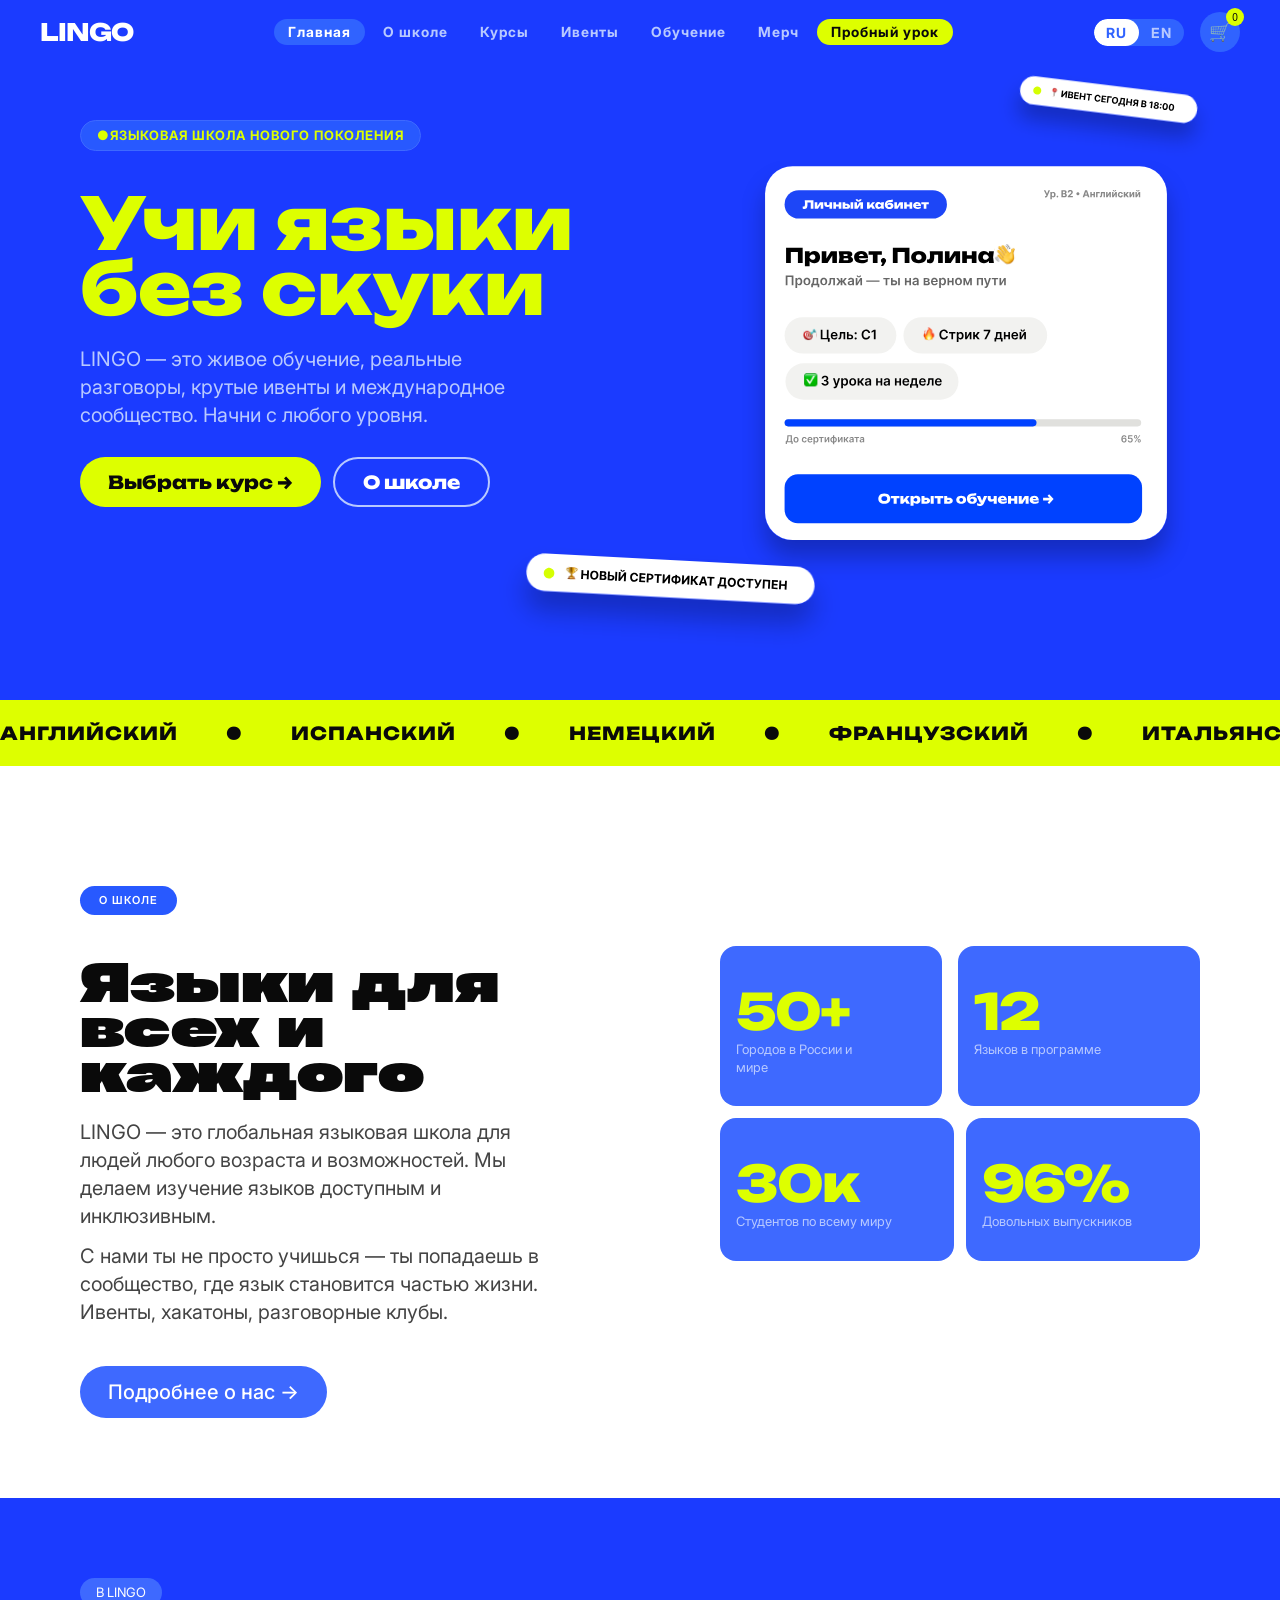
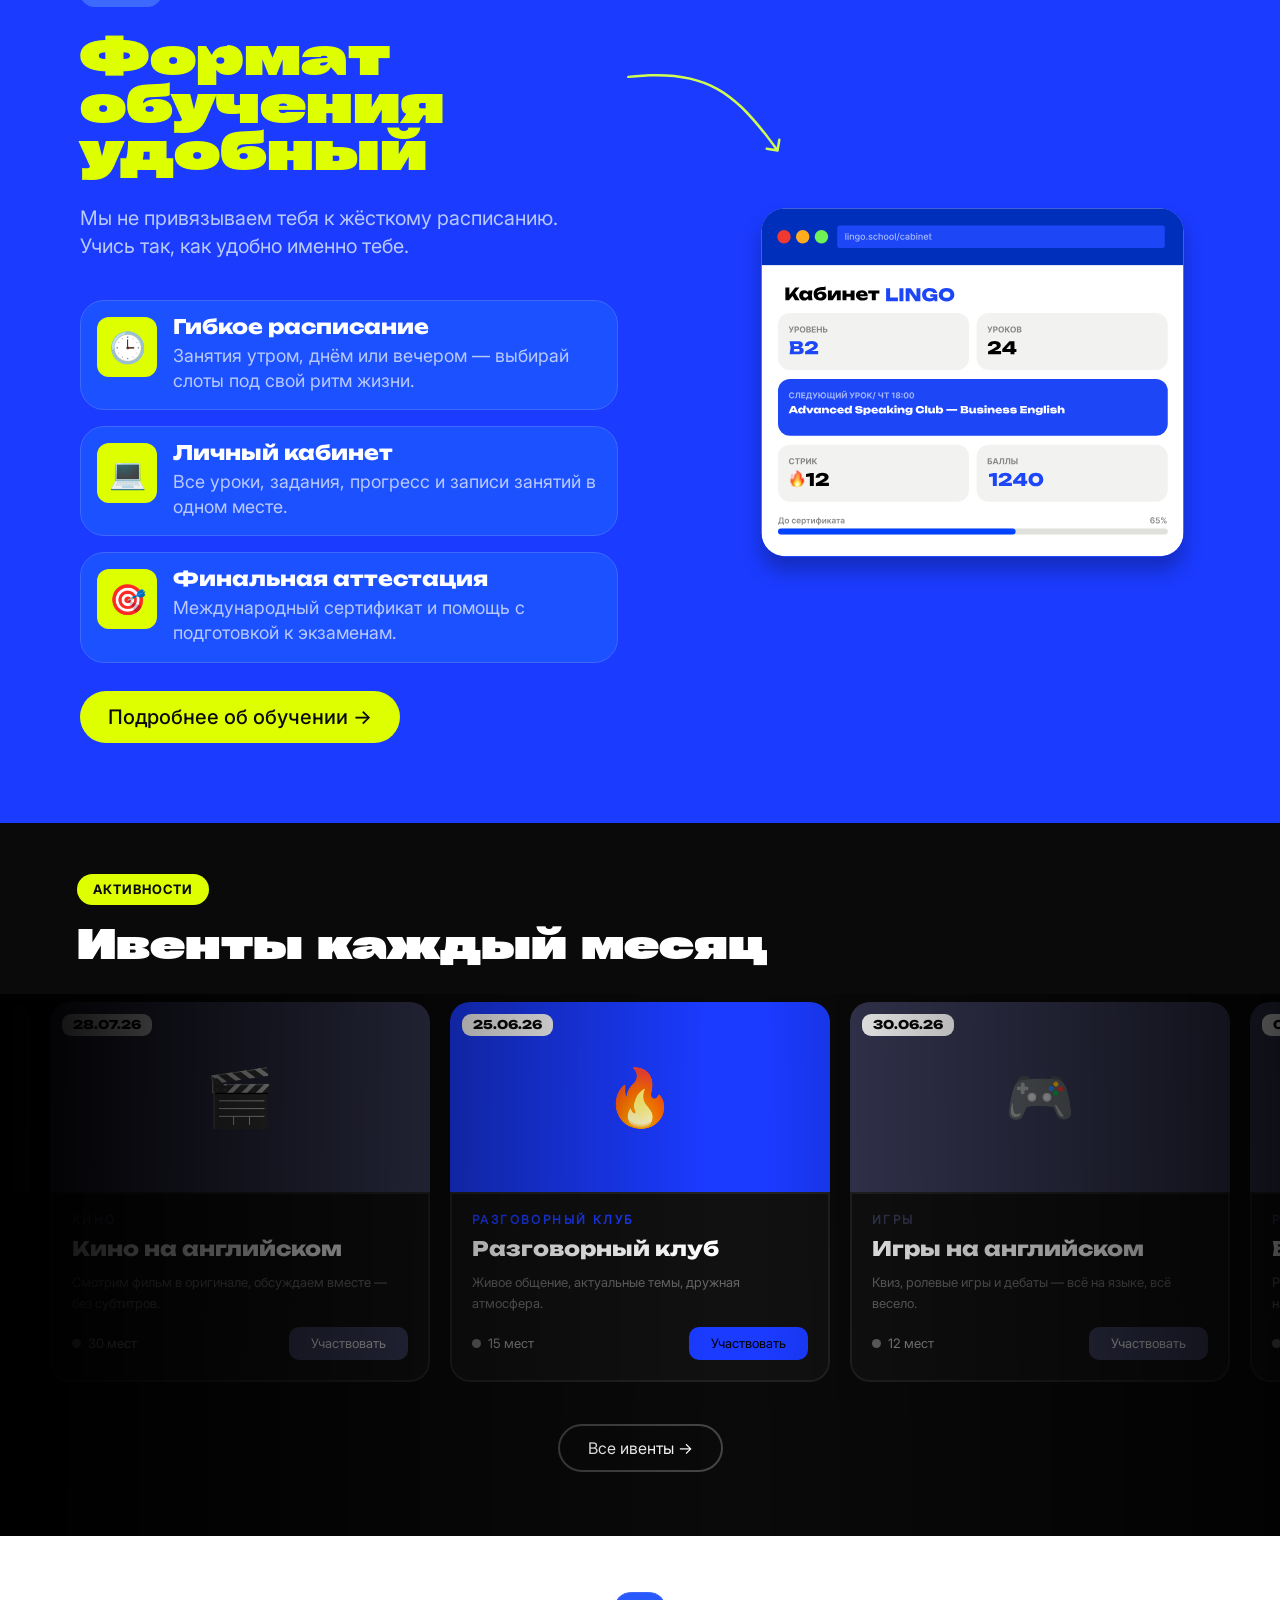
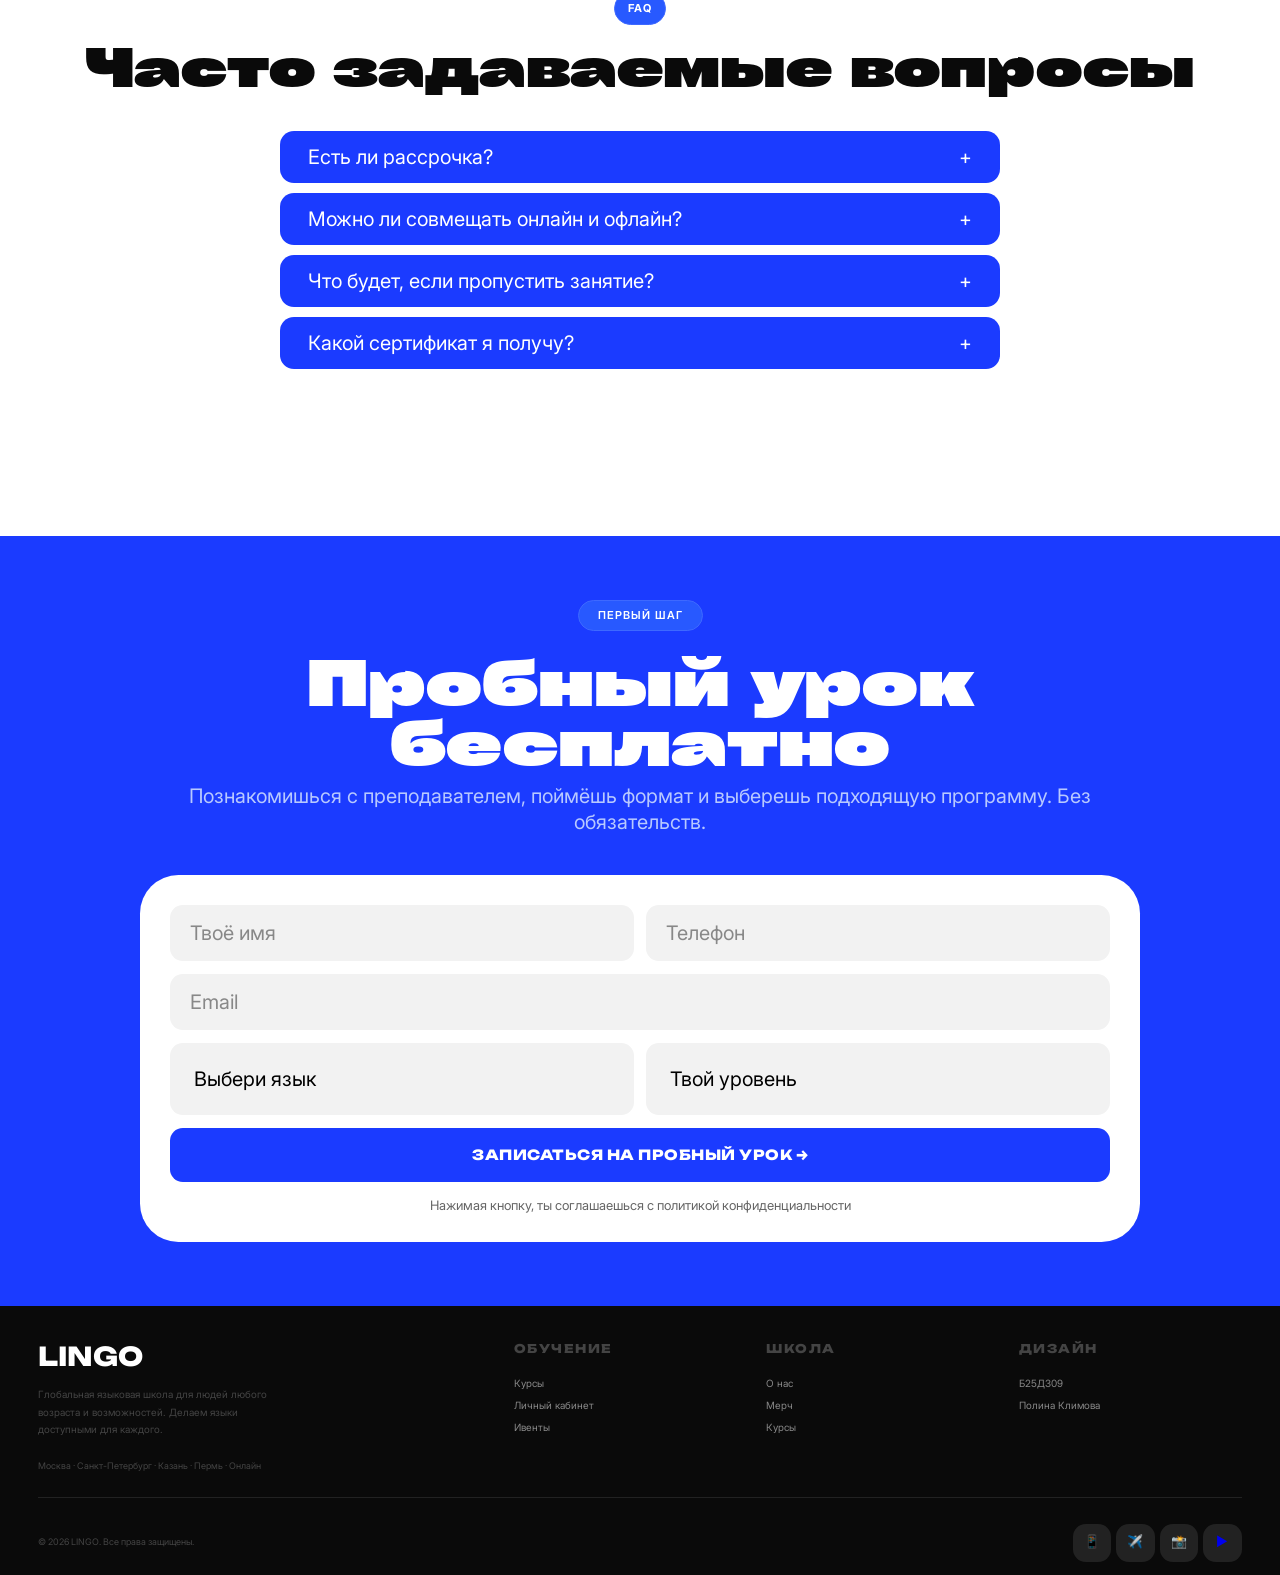
<file: index.html>
<!doctype html>
<html lang="ru">
  <head>
    <meta charset="UTF-8" />
    <meta name="viewport" content="width=device-width, initial-scale=1.0" />
    <title>Главная</title>
    <link rel="stylesheet" href="stylesheets/style.css" />
    <link
      rel="stylesheet"
      href="https://cdn.jsdelivr.net/npm/swiper@11/swiper-bundle.min.css"
    />
    <link rel="icon" href="images/icon.ico" type="images/x-icon" />
    <link rel="icon" href="images/icon.png" type="images/png" />
    <meta property="og:type" content="web-site" />
    <meta property="og:title" content="LINGO" />
    <meta
      property="og:description"
      content="Креативный многостраничный вебсайт для бренда LINGO"
    />
    <meta property="og:url" content="https://lavolpeeee.github.io/LINGO/" />

    <script src="https://cdn.jsdelivr.net/npm/swiper@11/swiper-bundle.min.js"></script>
  </head>
  <body data-page="home">
    <header>
      <a href="index.html" class="logo">LINGO</a>
      <nav class="mainMenu">
        <a href="index.html" class="active" data-lang="nav.home">Главная</a>
        <a href="about.html" data-lang="nav.about">О школе </a>
        <a href="courses.html" data-lang="nav.courses">Курсы</a>
        <a href="events.html" data-lang="nav.events">Ивенты</a>
        <a href="study.html" data-lang="nav.study">Обучение</a>
        <a href="merch.html" data-lang="nav.merch">Мерч</a>
        <a href="courses.html" class="always-active" data-lang="nav.trial"
          >Пробный урок</a
        >
      </nav>
      <div class="header-right">
        <div class="lang-toggle">
          <button class="lang-btn active" data-lang-btn="ru">RU</button>
          <button class="lang-btn" data-lang-btn="en">EN</button>
        </div>

        <button class="cart-btn">
          🛒
          <span class="cart-count" id="cartCount">0</span>
        </button>

        <button class="hamburger">☰</button>
      </div>
    </header>

    <section class="main-first">
      <div class="left-main-first">
        <p class="main-first-label">
          <span class="main-first.dot" data-lang="main-first.dot">● </span>
          <span data-lang="main-first.label"
            >Языковая школа нового поколения</span
          >
        </p>
        <div class="left-bottom-main-first">
          <h1 class="main-first-title">
            <span data-lang="main-first.title">Учи языки</span><br />
            <span data-lang="main-first.title-span">без скуки</span>
          </h1>
          <p class="main-first-description" data-lang="main-first.description">
            LINGO — это живое обучение, реальные разговоры, крутые ивенты и
            международное сообщество. Начни с любого уровня.
          </p>
          <div class="main-first-btns">
            <a
              href="courses.html"
              class="btn-yellow"
              data-lang="main-first.btn-courses"
              >Выбрать курс →</a
            >
            <a
              href="about.html"
              class="btn-transparent"
              data-lang="main-first.btn-about"
              >О школе</a
            >
          </div>
        </div>
      </div>
      <img
        class="card-main-first"
        src="images/main_first_card_ru.svg"
        data-lang-img="main-first-card"
        alt=""
      />
      <img
        class="msg1-main-first"
        src="images/main_first_msg1_ru.svg"
        data-lang-img="main-first-msg1"
        alt=""
      />
      <img
        class="msg2-main-first"
        src="images/main_first_msg2_ru.svg"
        data-lang-img="main-first-msg2"
        alt=""
      />
    </section>

    <div class="stroke">
      <div class="running-stroke">
        <span data-lang="main-first.english">Английский</span
        ><span class="stroke-dot">●</span>
        <span data-lang="main-first.spanish">Испанский</span
        ><span class="stroke-dot">●</span>
        <span data-lang="main-first.german">Немецкий</span
        ><span class="stroke-dot">●</span>
        <span data-lang="main-first.french">Французский</span
        ><span class="stroke-dot">●</span>
        <span data-lang="main-first.italian">Итальянский</span
        ><span class="stroke-dot">●</span>
        <span data-lang="main-first.chinese">Китайский</span
        ><span class="stroke-dot">●</span>
        <span data-lang="main-first.japanese">Японский</span
        ><span class="stroke-dot">●</span>
        <span data-lang="main-first.portuguese">Португальский</span
        ><span class="stroke-dot">●</span>
        <span data-lang="main-first.english">Английский</span
        ><span class="stroke-dot">●</span>
        <span data-lang="main-first.spanish">Испанский</span
        ><span class="stroke-dot">●</span>
        <span data-lang="main-first.german">Немецкий</span
        ><span class="stroke-dot">●</span>
        <span data-lang="main-first.french">Французский</span
        ><span class="stroke-dot">●</span>
        <span data-lang="main-first.italian">Итальянский</span
        ><span class="stroke-dot">●</span>
        <span data-lang="main-first.chinese">Китайский</span
        ><span class="stroke-dot">●</span>
        <span data-lang="main-first.japanese">Японский</span
        ><span class="stroke-dot">●</span>
        <span data-lang="main-first.portuguese">Португальский</span
        ><span class="stroke-dot">●</span>
      </div>
    </div>

    <section class="main-second">
      <div class="left-main-second">
        <p class="main-second-label" data-lang="main-second.label">О ШКОЛЕ</p>
        <div class="left-bottom-main-second">
          <h1 class="main-second-title" data-lang="main-second.title">
            Языки для всех и каждого
          </h1>
          <div class="main-second-description">
            <p data-lang="main-second.p-1">
              LINGO — это глобальная языковая школа для&nbsp;людей любого
              возраста и возможностей. Мы&nbsp;делаем изучение языков доступным
              и&nbsp;инклюзивным.
            </p>
            <p data-lang="main-second.p-2">
              С нами ты не просто учишься — ты попадаешь в&nbsp;сообщество, где
              язык становится частью жизни. Ивенты, хакатоны, разговорные клубы.
            </p>
          </div>
          <div class="main-second-btns">
            <a href="about.html" class="btn-blue" data-lang="main-second.btn"
              >Подробнее о нас →</a
            >
          </div>
        </div>
      </div>
      <div class="right-main-second">
        <div class="top-right-main-second">
          <div class="stat-box">
            <div class="stat-number" data-lang="main-second.stat1-number">
              50+
            </div>
            <div class="stat-label" data-lang="main-second.stat1-label">
              Городов в России и мире
            </div>
          </div>
          <div class="stat-box2">
            <div class="stat-number" data-lang="main-second.stat2-number">
              12
            </div>
            <div class="stat-label" data-lang="main-second.stat2-label">
              Языков в программе
            </div>
          </div>
        </div>
        <div class="bottom-right-main-second">
          <div class="stat-box">
            <div class="stat-number" data-lang="main-second.stat3-number">
              30к
            </div>
            <div class="stat-label" data-lang="main-second.stat3-label">
              Студентов по всему миру
            </div>
          </div>
          <div class="stat-box">
            <div class="stat-number" data-lang="main-second.stat4-number">
              96%
            </div>
            <div class="stat-label" data-lang="main-second.stat4-label">
              Довольных выпускников
            </div>
          </div>
        </div>
      </div>
    </section>

    <section class="main-third">
      <div class="study-format-content">
        <span class="study-format-label" data-lang="main-third.label"
          >B LINGO</span
        >
        <h2 class="study-format-title">
          <span data-lang="main-third.title">Формат обучения</span>
          <span class="changing-word" data-lang="main-third.changing-word"
            >удобный</span
          >
        </h2>
        <p class="study-format-text" data-lang="main-third.text">
          Мы не привязываем тебя к жёсткому расписанию. Учись&nbsp;так,
          &nbsp;как&nbsp;удобно именно тебе.
        </p>
        <div class="features">
          <div class="feature">
            <div class="feature-icon">🕒</div>
            <div>
              <h3 data-lang="main-third.feature1-title">Гибкое расписание</h3>
              <p data-lang="main-third.feature1-text">
                Занятия утром, днём или вечером — выбирай слоты под свой ритм
                жизни.
              </p>
            </div>
          </div>
          <div class="feature">
            <div class="feature-icon">💻</div>
            <div>
              <h3 data-lang="main-third.feature2-title">Личный кабинет</h3>
              <p data-lang="main-third.feature2-text">
                Все уроки, задания, прогресс и записи занятий в одном месте.
              </p>
            </div>
          </div>
          <div class="feature">
            <div class="feature-icon">🎯</div>
            <div>
              <h3 data-lang="main-third.feature3-title">
                Финальная аттестация
              </h3>
              <p data-lang="main-third.feature3-text">
                Международный сертификат и помощь с подготовкой к экзаменам.
              </p>
            </div>
          </div>
        </div>
        <div class="main-third-btns">
          <a href="study.html" class="btn-yellow1" data-lang="main-third.btn"
            >Подробнее об обучении →</a
          >
        </div>
      </div>
      <img
        class="card-main-third"
        data-lang-img="main-third-card"
        src="images/main_third_card_ru.svg"
        alt=""
      />
      <img
        class="stroke-main-third"
        src="images/main_third_stroke.svg"
        alt=""
      />
    </section>

    <section class="main-forth">
      <div class="main-forth-label" data-lang="main-forth.label">
        Активности
      </div>
      <div class="main-forth-title" data-lang="main-forth.title">
        Ивенты каждый месяц
      </div>
      <div class="carousel-wrap" id="cw">
        <div class="carousel-track" id="track"></div>
      </div>
      <div class="main-forth-btns">
        <a
          href="events.html"
          class="btn-transparent2"
          data-lang="main-forth.btn"
          >Все ивенты →</a
        >
      </div>
      <img
        class="transition-forth-left"
        src="images/transition-left.svg"
        alt=""
      />
      <img
        class="transition-forth-right"
        src="images/transition-right.svg"
        alt=""
      />
    </section>

    <section class="main-fifth">
      <div class="full-main-fifth-label">
        <div class="fifth-label" data-lang="main-fifth.label">FAQ</div>
        <h2 class="fifth-h2" data-lang="main-fifth.title">
          Часто задаваемые<br />вопросы
        </h2>
      </div>
      <div class="faq-list">
        <div class="faq-item">
          <div class="faq-question" onclick="toggleFaq(this)">
            <span data-lang="main-fifth.q1">Есть ли рассрочка?</span>
            <span class="faq-arrow">+</span>
          </div>
          <div class="faq-answer" data-lang="main-fifth.a1">
            Да, мы работаем с Тинькофф, Сбербанком и ПСБ — рассрочка 0% на срок
            до 12 месяцев без переплат.
          </div>
        </div>
        <div class="faq-item">
          <div class="faq-question" onclick="toggleFaq(this)">
            <span data-lang="main-fifth.q2"
              >Можно ли совмещать онлайн и офлайн?</span
            >
            <span class="faq-arrow">+</span>
          </div>
          <div class="faq-answer" data-lang="main-fifth.a2">
            Да! Наш гибридный формат позволяет чередовать занятия в классе и
            онлайн — как удобнее в конкретную неделю.
          </div>
        </div>
        <div class="faq-item">
          <div class="faq-question" onclick="toggleFaq(this)">
            <span data-lang="main-fifth.q3"
              >Что будет, если пропустить занятие?</span
            >
            <span class="faq-arrow">+</span>
          </div>
          <div class="faq-answer" data-lang="main-fifth.a3">
            Все занятия записываются. Можно перенести урок без штрафа при
            уведомлении за 24 часа. Пропущенный материал всегда доступен в
            личном кабинете.
          </div>
        </div>
        <div class="faq-item">
          <div class="faq-question" onclick="toggleFaq(this)">
            <span data-lang="main-fifth.q4">Какой сертификат я получу?</span>
            <span class="faq-arrow">+</span>
          </div>
          <div class="faq-answer" data-lang="main-fifth.a4">
            По окончании курса выдаётся сертификат LINGO, признанный более чем
            60 компаниями-партнёрами. Также мы готовим к международным
            экзаменам: IELTS, TOEFL, DELF, DELE, Goethe-Zertifikat.
          </div>
        </div>
      </div>
    </section>

    <section id="free-lesson" class="main-sixth">
      <div class="free-lesson-inner">
        <span class="main-sixth-label" data-lang="main-sixth.label"
          >Первый шаг</span
        >
        <h2 class="main-sixth-title" data-lang="main-sixth.title">
          Пробный урок бесплатно
        </h2>
        <p class="main-sixth-des" data-lang="main-sixth.description">
          Познакомишься с преподавателем, поймёшь формат и выберешь подходящую
          программу. Без обязательств.
        </p>
        <div class="main-sixth-form">
          <div class="form-row">
            <input
              type="text"
              class="form-input"
              data-lang-placeholder="main-sixth.name"
              placeholder="Твоё имя"
            />
            <input
              type="tel"
              class="form-input"
              data-lang-placeholder="main-sixth.phone"
              placeholder="Телефон"
            />
          </div>
          <input
            type="email"
            class="form-input"
            data-lang-placeholder="main-sixth.email"
            placeholder="Email"
          />
          <div class="form-row">
            <select class="form-select">
              <option value="" data-lang="main-sixth.select-lang">
                Выбери язык
              </option>
              <option data-lang="main-first.english">Английский</option>
              <option data-lang="main-first.german">Немецкий</option>
              <option data-lang="main-first.french">Французский</option>
              <option data-lang="main-first.spanish">Испанский</option>
              <option data-lang="main-first.italian">Итальянский</option>
              <option data-lang="main-first.chinese">Китайский</option>
            </select>
            <select class="form-select">
              <option value="" data-lang="main-sixth.select-level">
                Твой уровень
              </option>
              <option data-lang="main-sixth.level-zero">Нулевой</option>
              <option data-lang="main-sixth.level-beginner">
                Начальный (A1–A2)
              </option>
              <option data-lang="main-sixth.level-intermediate">
                Средний (B1–B2)
              </option>
              <option data-lang="main-sixth.level-advanced">
                Продвинутый (C1+)
              </option>
            </select>
          </div>
          <a href="404.html" class="form-submit" data-lang="main-sixth.submit"
            >ЗАПИСАТЬСЯ НА ПРОБНЫЙ УРОК →</a
          >
          <p class="form-note" data-lang="main-sixth.note">
            Нажимая кнопку, ты соглашаешься с политикой конфиденциальности
          </p>
        </div>
      </div>
      <img
        class="stroke-free"
        data-lang-img="stroke-free.yellow"
        src="images/stroke-free_ru.svg"
        alt=""
      />
      <img
        class="stroke-one-hour"
        data-lang-img="stroke-one-hour.yellow"
        src="images/stroke-one-hour_ru.svg"
        alt=""
      />
    </section>

    <footer>
      <div class="footer-inner">
        <div class="footer-top">
          <div>
            <div class="footer-logo">LINGO</div>
            <p class="footer-desc" data-lang="footer.desc">
              Глобальная языковая школа для людей любого возраста и
              возможностей. Делаем языки доступными для каждого.
            </p>
            <div class="footer-countries">
              <span class="footer-little-desc" data-lang="footer.cities"
                >Москва · Санкт-Петербург · Казань · Пермь · Онлайн</span
              >
            </div>
          </div>
          <div class="footer-col">
            <h4 data-lang="footer.col1-title">Обучение</h4>
            <ul class="footer-links">
              <li><a href="courses.html" data-lang="nav.courses">Курсы</a></li>
              <li>
                <a href="study.html" data-lang="footer.cabinet"
                  >Личный кабинет</a
                >
              </li>
              <li><a href="events.html" data-lang="nav.events">Ивенты</a></li>
            </ul>
          </div>
          <div class="footer-col">
            <h4 data-lang="footer.col2-title">Школа</h4>
            <ul class="footer-links">
              <li>
                <a href="about.html" data-lang="footer.about-us">О нас</a>
              </li>
              <li><a href="merch.html" data-lang="nav.merch">Мерч</a></li>
              <li><a href="courses.html" data-lang="nav.courses">Курсы</a></li>
            </ul>
          </div>
          <div class="footer-col">
            <h4 data-lang="footer.col3-title">Дизайн</h4>
            <ul class="footer-links">
              <li><a data-lang="footer.group" href="#">Б25ДЗ09</a></li>
              <li>
                <a
                  data-lang="footer.name"
                  href="https://www.behance.net/polinaklimova2"
                  >Полина Климова</a
                >
              </li>
            </ul>
          </div>
        </div>
        <div class="footer-bottom">
          <p class="footer-copy" data-lang="footer.copy">
            © 2026 LINGO. Все права защищены.
          </p>
          <div class="footer-social">
            <a href="#" class="social-btn">📱</a>
            <a href="#" class="social-btn">✈️</a>
            <a href="#" class="social-btn">📸</a>
            <a href="#" class="social-btn">▶️</a>
          </div>
        </div>
      </div>
    </footer>

    <script src="javascripts/cart.js"></script>
    <script src="javascripts/load-cart.js"></script>
    <script src="javascripts/load-sidemenu.js"></script>
    <script src="javascripts/change-words.js"></script>
    <script src="javascripts/header.js"></script>
    <script src="javascripts/faq.js"></script>
    <script type="module" src="javascripts/localization.js"></script>
    <script type="module" src="javascripts/carusel.js"></script>
  </body>
</html>
</file>
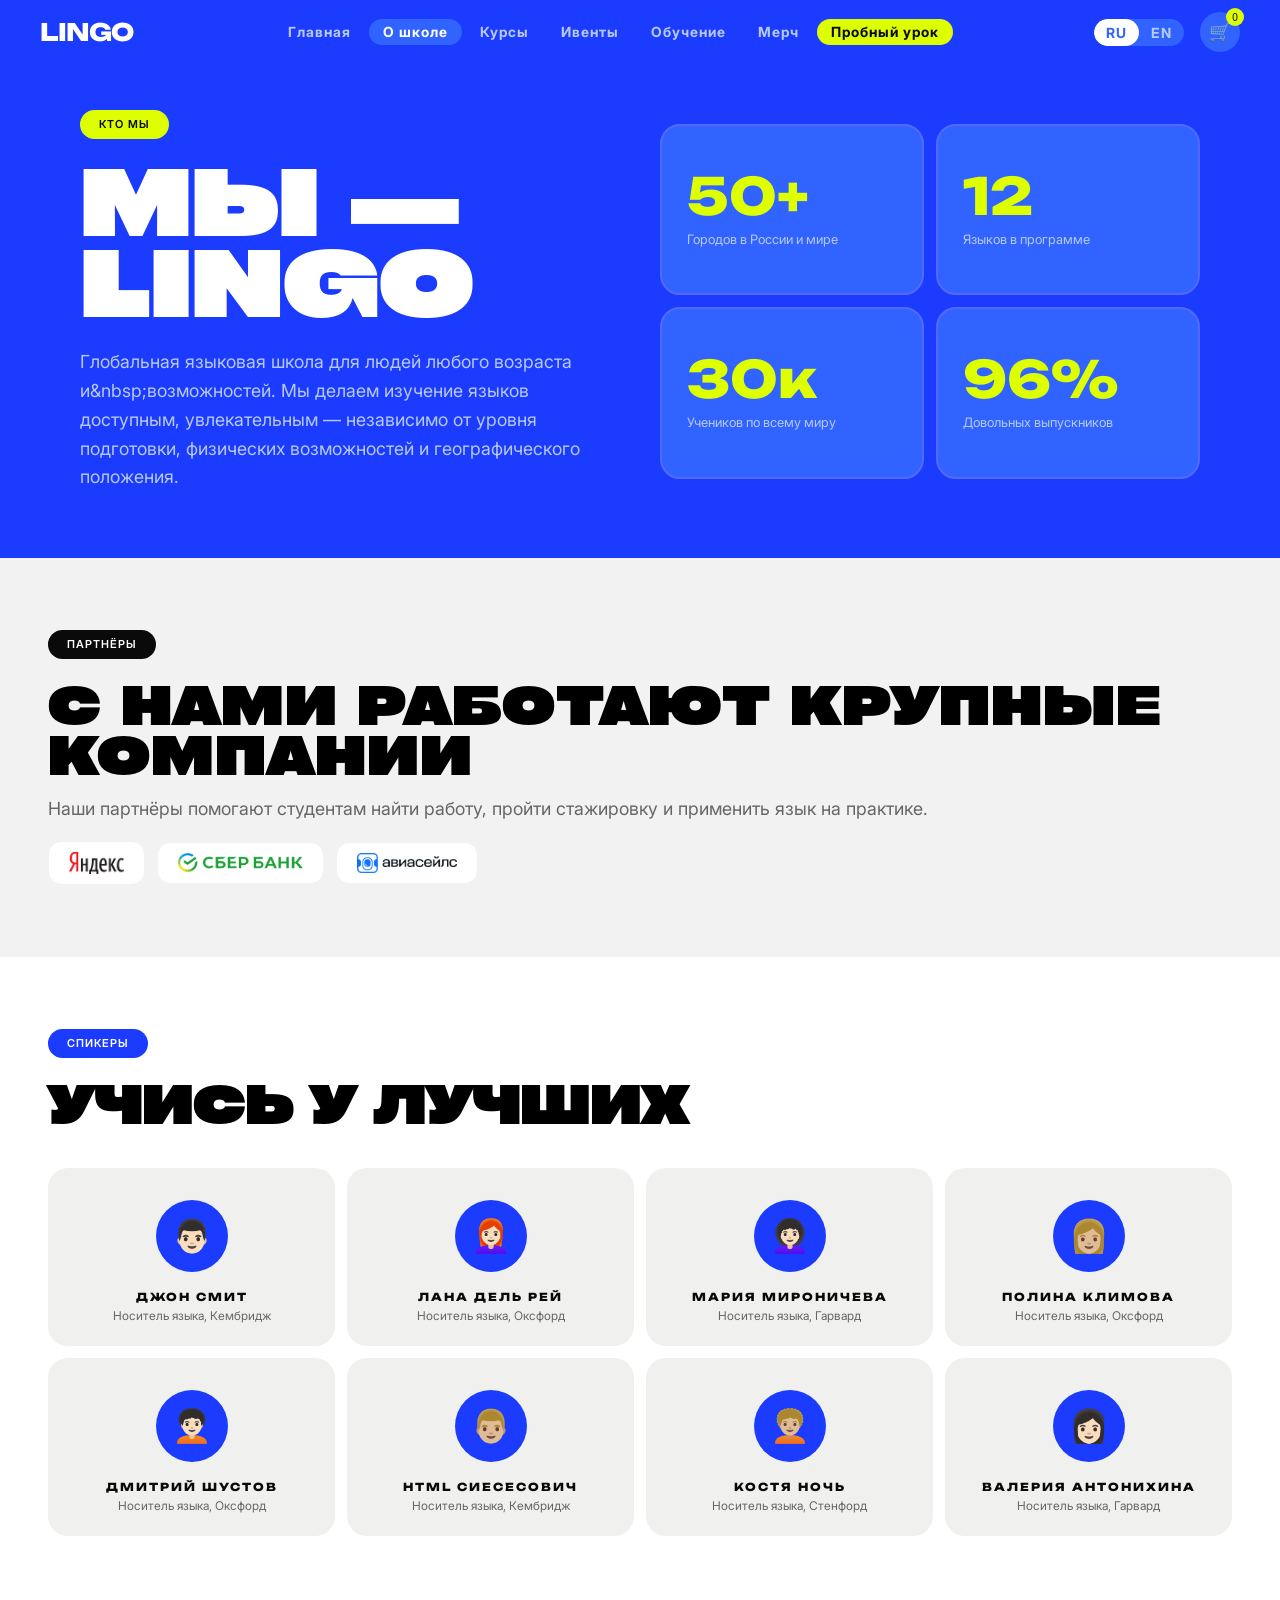
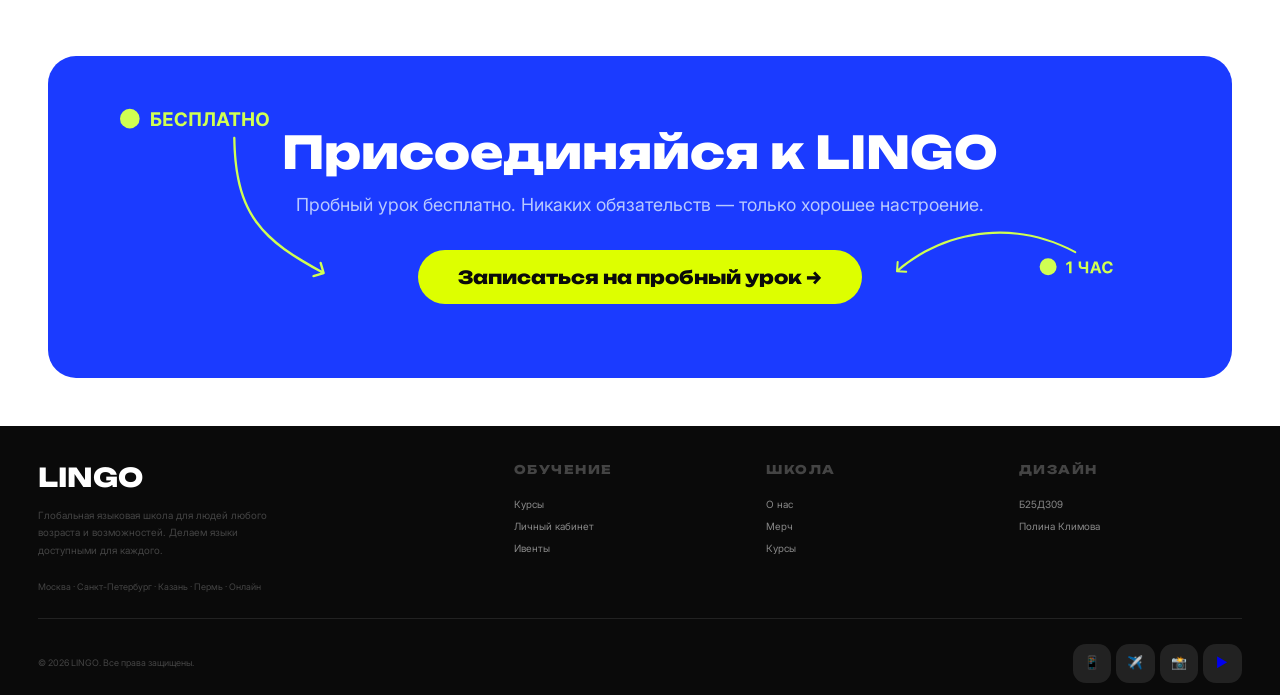
<file: about.html>
<!doctype html>
<html lang="ru">
  <head>
    <meta charset="UTF-8" />
    <meta name="viewport" content="width=device-width, initial-scale=1.0" />
    <title>О школе L!NGO</title>
    <link rel="stylesheet" href="stylesheets/style.css" />
    <link rel="icon" href="images/icon.ico" type="images/x-icon" />
    <link rel="icon" href="images/icon.png" type="images/png" />
    <meta property="og:type" content="web-site" />
    <meta property="og:title" content="LINGO" />
    <meta
      property="og:description"
      content="Креативный многостраничный вебсайт для бренда LINGO"
    />
    <meta property="og:url" content="https://lavolpeeee.github.io/LINGO/" />
  </head>
  <body data-page="about">
    <header>
      <a href="index.html" class="logo">LINGO</a>
      <nav class="mainMenu">
        <a href="index.html" data-lang="nav.home">Главная</a>
        <a href="about.html" class="active" data-lang="nav.about">О школе </a>
        <a href="courses.html" data-lang="nav.courses">Курсы</a>
        <a href="events.html" data-lang="nav.events">Ивенты</a>
        <a href="study.html" data-lang="nav.study">Обучение</a>
        <a href="merch.html" data-lang="nav.merch">Мерч</a>
        <a href="courses.html" class="always-active" data-lang="nav.trial"
          >Пробный урок</a
        >
      </nav>
      <div class="header-right">
        <div class="lang-toggle">
          <button class="lang-btn active" data-lang-btn="ru">RU</button>
          <button class="lang-btn" data-lang-btn="en">EN</button>
        </div>

        <button class="cart-btn">
          🛒
          <span class="cart-count" id="cartCount">0</span>
        </button>

        <button class="hamburger">☰</button>
      </div>
    </header>

    <section class="about-first">
      <div class="about-first-left">
        <div class="about-first-label" data-lang="about.label">Кто мы</div>
        <h1 class="about-first-title" data-lang="about.title">Мы — Lingo</h1>
        <p class="about-first-desc" data-lang="about.desc">
          Глобальная языковая школа для людей любого возраста и возможностей. Мы
          делаем изучение языков доступным, увлекательным — независимо от уровня
          подготовки, физических возможностей и географического положения.
        </p>
      </div>
      <div class="about-first-right">
        <div class="stat-card-about-first">
          <div
            class="stat-number-about-first"
            data-lang="about.stat_cities_number"
          >
            50+
          </div>
          <div
            class="stat-label-about-first"
            data-lang="about.stat_cities_label"
          >
            Городов в России и мире
          </div>
        </div>
        <div class="stat-card-about-first">
          <div
            class="stat-number-about-first"
            data-lang="about.stat_langs_number"
          >
            12
          </div>
          <div
            class="stat-label-about-first"
            data-lang="about.stat_langs_label"
          >
            Языков в программе
          </div>
        </div>
        <div class="stat-card-about-first">
          <div
            class="stat-number-about-first"
            data-lang="about.stat_students_number"
          >
            30к
          </div>
          <div
            class="stat-label-about-first"
            data-lang="about.stat_students_label"
          >
            Учеников по всему миру
          </div>
        </div>
        <div class="stat-card-about-first">
          <div
            class="stat-number-about-first"
            data-lang="about.stat_graduates_number"
          >
            96%
          </div>
          <div
            class="stat-label-about-first"
            data-lang="about.stat_graduates_label"
          >
            Довольных выпускников
          </div>
        </div>
      </div>
    </section>

    <section class="about-second">
      <div class="about-second-label" data-lang="about.partners_label">
        Партнёры
      </div>
      <h2 class="about-second-title" data-lang="about.partners_title">
        С нами работают крупные компании
      </h2>
      <p class="about-second-desc" data-lang="about.partners_desc">
        Наши партнёры помогают студентам найти работу, пройти стажировку и
        применить язык на практике.
      </p>
      <div class="about-second-partner-logos">
        <div class="about-second-partner-logo">
          <img class="partner-icon1" src="images/yandex-logo.png" alt="" />
        </div>
        <div class="about-second-partner-logo">
          <img class="partner-icon2" src="images/sberbank-logo.png" alt="" />
        </div>
        <div class="about-second-partner-logo">
          <img class="partner-icon3" src="images/aviasales-logo.png" alt="" />
        </div>
      </div>
    </section>

    <section class="about-third">
      <div class="about-third-label" data-lang="about.speakers_label">
        Спикеры
      </div>
      <h2 class="about-third-title" data-lang="about.speakers_title">
        Учись у лучших
      </h2>
      <div class="about-third-grid">
        <div class="about-third-card">
          <div class="about-third-avatar">👨🏻</div>
          <div class="about-third-name" data-lang="about.speaker1_name">
            Джон Смит
          </div>
          <div class="about-third-role" data-lang="about.speaker1_role">
            Носитель языка, Кембридж
          </div>
        </div>

        <div class="about-third-card">
          <div class="about-third-avatar">👩🏻‍🦰</div>
          <div class="about-third-name" data-lang="about.speaker2_name">
            Лана Дель Рей
          </div>
          <div class="about-third-role" data-lang="about.speaker2_role">
            Носитель языка, Оксфорд
          </div>
        </div>

        <div class="about-third-card">
          <div class="about-third-avatar">👩🏻‍🦱‍</div>
          <div class="about-third-name" data-lang="about.speaker3_name">
            Мария Мироничева
          </div>
          <div class="about-third-role" data-lang="about.speaker3_role">
            Носитель языка, Гарвард
          </div>
        </div>

        <div class="about-third-card">
          <div class="about-third-avatar">👩🏼</div>
          <div class="about-third-name" data-lang="about.speaker4_name">
            Полина Климова
          </div>
          <div class="about-third-role" data-lang="about.speaker4_role">
            Носитель языка, Оксфорд
          </div>
        </div>

        <div class="about-third-card">
          <div class="about-third-avatar">🧑🏻‍🦱</div>
          <div class="about-third-name" data-lang="about.speaker5_name">
            Дмитрий Шустов
          </div>
          <div class="about-third-role" data-lang="about.speaker5_role">
            Носитель языка, Оксфорд
          </div>
        </div>

        <div class="about-third-card">
          <div class="about-third-avatar">👨🏼</div>
          <div class="about-third-name" data-lang="about.speaker6_name">
            HTML Сиесесович
          </div>
          <div class="about-third-role" data-lang="about.speaker6_role">
            Носитель языка, Кембридж
          </div>
        </div>

        <div class="about-third-card">
          <div class="about-third-avatar">🧑🏼‍🦱</div>
          <div class="about-third-name" data-lang="about.speaker7_name">
            Костя Ночь
          </div>
          <div class="about-third-role" data-lang="about.speaker7_role">
            Носитель языка, Стенфорд
          </div>
        </div>

        <div class="about-third-card">
          <div class="about-third-avatar">👩🏻</div>
          <div class="about-third-name" data-lang="about.speaker8_name">
            Валерия Антонихина
          </div>
          <div class="about-third-role" data-lang="about.speaker8_role">
            Носитель языка, Гарвард
          </div>
        </div>
      </div>
    </section>

    <section class="about-forth">
      <div class="about-forth-box">
        <h2 class="about-forth-title" data-lang="about.cta_title">
          Присоединяйся к LINGO
        </h2>
        <p class="about-forth-sub" data-lang="about.cta_sub">
          Пробный урок бесплатно. Никаких обязательств — только хорошее
          настроение.
        </p>
        <a href="404.html" class="about-forth-btn" data-lang="about.cta_btn"
          >Записаться на пробный урок →</a
        >
      </div>
      <img
        class="about-forth-stroke-free"
        src="images/stroke-free-2.svg.svg"
        alt=""
      />
      <img
        class="about-forth-stroke-one-hour"
        src="images/stroke-one-hour-2.svg"
        alt=""
      />
    </section>

    <footer>
      <div class="footer-inner">
        <div class="footer-top">
          <div>
            <div class="footer-logo">LINGO</div>
            <p class="footer-desc" data-lang="footer.desc">
              Глобальная языковая школа для людей любого возраста и
              возможностей. Делаем языки доступными для каждого.
            </p>
            <div class="footer-countries">
              <span class="footer-little-desc" data-lang="footer.cities"
                >Москва · Санкт-Петербург · Казань · Пермь · Онлайн</span
              >
            </div>
          </div>
          <div class="footer-col">
            <h4 data-lang="footer.col1-title">Обучение</h4>
            <ul class="footer-links">
              <li><a href="courses.html" data-lang="nav.courses">Курсы</a></li>
              <li>
                <a href="study.html" data-lang="footer.cabinet"
                  >Личный кабинет</a
                >
              </li>
              <li><a href="events.html" data-lang="nav.events">Ивенты</a></li>
            </ul>
          </div>
          <div class="footer-col">
            <h4 data-lang="footer.col2-title">Школа</h4>
            <ul class="footer-links">
              <li>
                <a href="about.html" data-lang="footer.about-us">О нас</a>
              </li>
              <li><a href="merch.html" data-lang="nav.merch">Мерч</a></li>
              <li><a href="courses.html" data-lang="nav.courses">Курсы</a></li>
            </ul>
          </div>
          <div class="footer-col">
            <h4 data-lang="footer.col3-title">Дизайн</h4>
            <ul class="footer-links">
              <li><a data-lang="footer.group" href="#">Б25ДЗ09</a></li>
              <li>
                <a
                  data-lang="footer.name"
                  href="https://www.behance.net/polinaklimova2"
                  >Полина Климова</a
                >
              </li>
            </ul>
          </div>
        </div>
        <div class="footer-bottom">
          <p class="footer-copy" data-lang="footer.copy">
            © 2026 LINGO. Все права защищены.
          </p>
          <div class="footer-social">
            <a href="#" class="social-btn">📱</a>
            <a href="#" class="social-btn">✈️</a>
            <a href="#" class="social-btn">📸</a>
            <a href="#" class="social-btn">▶️</a>
          </div>
        </div>
      </div>
    </footer>

    <script type="module" src="javascripts/localization.js"></script>
    <script src="javascripts/header.js"></script>
    <script src="javascripts/cart.js"></script>
    <script src="javascripts/load-sidemenu.js"></script>
    <script src="javascripts/load-cart.js"></script>
  </body>
</html>
</file>
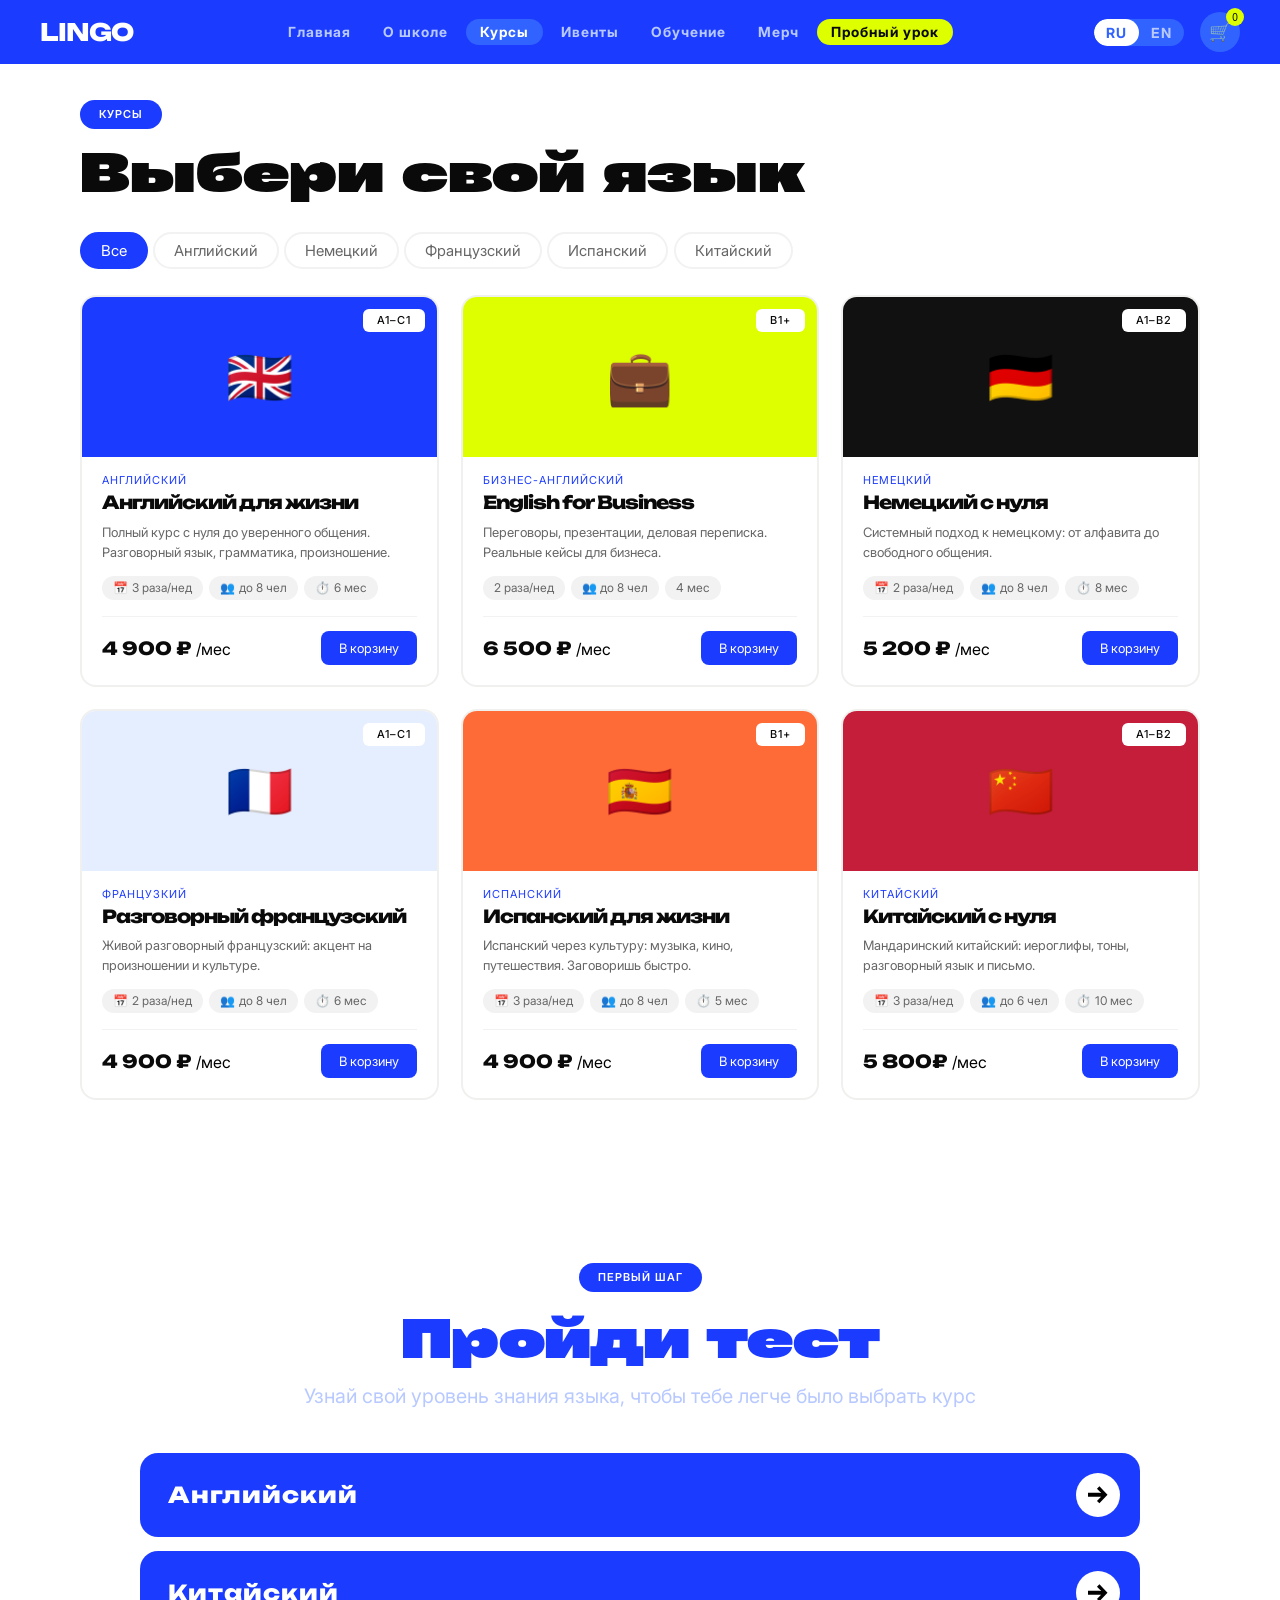
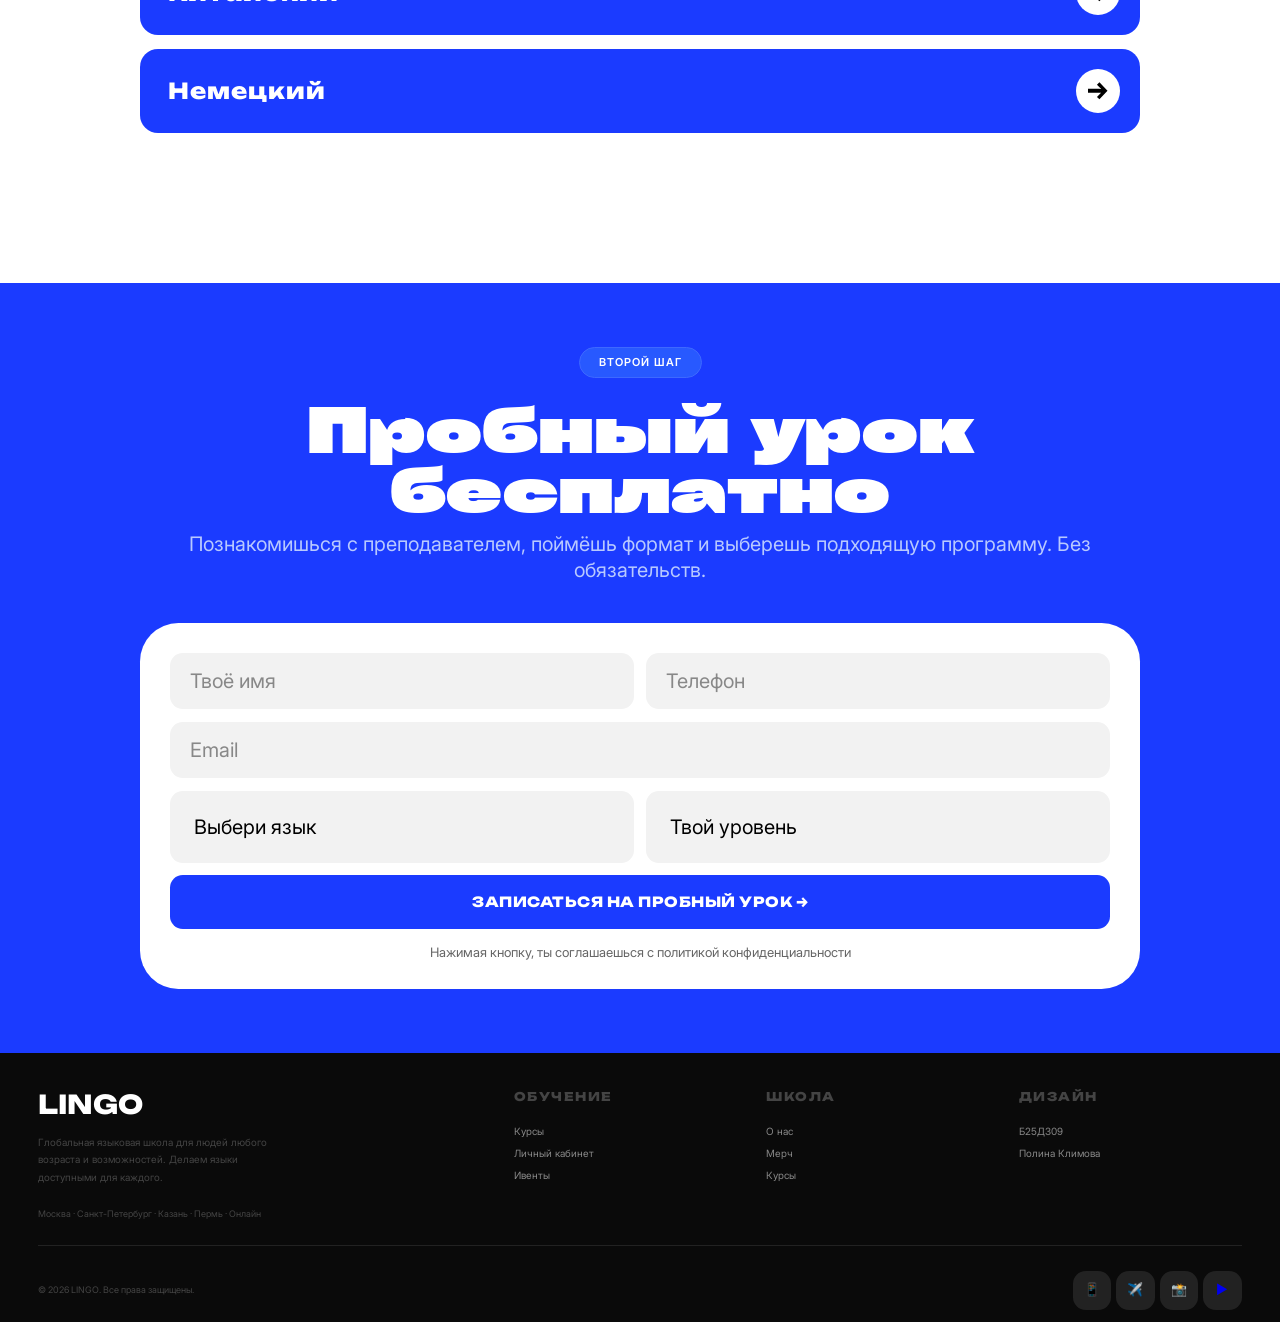
<file: courses.html>
<!doctype html>
<html lang="ru">
  <head>
    <meta charset="UTF-8" />
    <meta name="viewport" content="width=device-width, initial-scale=1.0" />
    <title>Курсы</title>
    <link rel="stylesheet" href="stylesheets/style.css" />
    <link rel="icon" href="images/icon.ico" type="images/x-icon" />
    <link rel="icon" href="images/icon.png" type="images/png" />
    <meta property="og:type" content="web-site" />
    <meta property="og:title" content="LINGO" />
    <meta
      property="og:description"
      content="Креативный многостраничный вебсайт для бренда LINGO"
    />
    <meta property="og:url" content="https://lavolpeeee.github.io/LINGO/" />
  </head>
  <body data-page="courses">
    <header>
      <a href="index.html" class="logo">LINGO</a>
      <nav class="mainMenu">
        <a href="index.html" data-lang="nav.home">Главная</a>
        <a href="about.html" data-lang="nav.about">О школе </a>
        <a href="courses.html" class="active" data-lang="nav.courses">Курсы</a>
        <a href="events.html" data-lang="nav.events">Ивенты</a>
        <a href="study.html" data-lang="nav.study">Обучение</a>
        <a href="merch.html" data-lang="nav.merch">Мерч</a>
        <a href="courses.html" class="always-active" data-lang="nav.trial"
          >Пробный урок</a
        >
      </nav>
      <div class="header-right">
        <div class="lang-toggle">
          <button class="lang-btn active" data-lang-btn="ru">RU</button>
          <button class="lang-btn" data-lang-btn="en">EN</button>
        </div>

        <button class="cart-btn">
          🛒
          <span class="cart-count" id="cartCount">0</span>
        </button>

        <button class="hamburger">☰</button>
      </div>
    </header>

    <section class="course-first">
      <div class="course-first-label" data-lang="course-caps">КУРСЫ</div>
      <div class="course-first-title" data-lang="course-choose-language">
        Выбери свой язык
      </div>

      <div class="filters" id="filters">
        <button
          class="filter-btn active"
          data-filter="all"
          data-lang="course-language-all"
        >
          Все
        </button>
        <button
          class="filter-btn"
          data-filter="english"
          data-lang="course-language-english"
        >
          Английский
        </button>
        <button
          class="filter-btn"
          data-filter="german"
          data-lang="course-language-german"
        >
          Немецкий
        </button>
        <button
          class="filter-btn"
          data-filter="french"
          data-lang="course-language-french"
        >
          Французский
        </button>
        <button
          class="filter-btn"
          data-filter="spanish"
          data-lang="course-language-spanish"
        >
          Испанский
        </button>
        <button
          class="filter-btn"
          data-filter="chinese"
          data-lang="course-language-chinese"
        >
          Китайский
        </button>
      </div>

      <div class="grid" id="grid">
        <div
          class="card-course"
          data-category="english"
          data-course-name="course-english-life"
        >
          <div class="card-course-img card-course-blue">
            <p class="flag">🇬🇧</p>
            <p class="level-label">A1–C1</p>
          </div>
          <div class="card-course-body">
            <div class="lang-label" data-lang="course-english-life.label">
              Английский
            </div>
            <div
              class="card-course-title"
              data-lang="course-english-life.title"
            >
              Английский для жизни
            </div>
            <div class="card-course-desc" data-lang="course-english-life.desc">
              Полный курс с нуля до уверенного общения. Разговорный язык,
              грамматика, произношение.
            </div>
            <div class="card-course-meta">
              <span class="meta-item"
                >📅
                <span data-lang="course-english-life.period"
                  >3 раза/нед</span
                ></span
              >
              <span class="meta-item"
                >👥
                <span data-lang="course-english-life.people"
                  >до 8 чел</span
                ></span
              >
              <span class="meta-item"
                >⏱️
                <span data-lang="course-english-life.duration"
                  >6 мес</span
                ></span
              >
            </div>
            <div class="card-course-footer">
              <div>
                <span class="price" data-lang="course-english-life.price"
                  >4 900 ₽
                </span>
                <span data-lang="course-price-mouth">/мес</span>
              </div>
              <button class="btn-cart" data-lang="course-button-cart-add">
                В корзину
              </button>
            </div>
          </div>
        </div>
        <div
          class="card-course"
          data-category="english"
          data-course-name="course-english-business"
        >
          <div class="card-course-img card-course-yellow">
            <p class="flag">💼</p>
            <p class="level-label">B1+</p>
          </div>
          <div class="card-course-body">
            <div class="lang-label" data-lang="course-english-business.label">
              Бизнес-английский
            </div>
            <div
              class="card-course-title"
              data-lang="course-english-business.title"
            >
              English for Business
            </div>
            <div
              class="card-course-desc"
              data-lang="course-english-business.desc"
            >
              Переговоры, презентации, деловая переписка. Реальные кейсы для
              бизнеса.
            </div>
            <div class="card-course-meta">
              <span class="meta-item" data-lang="course-english-business.period"
                >📅 2 раза/нед</span
              >
              <span class="meta-item" data-lang="course-english-business.people"
                >👥 до 8 чел</span
              >
              <span
                class="meta-item"
                data-lang="course-english-business.duration"
                >⏱️ 4 мес</span
              >
            </div>
            <div class="card-course-footer">
              <div>
                <span class="price" data-lang="course-english-business.price"
                  >6 500 ₽
                </span>
                <span data-lang="course-price-mouth">/мес</span>
              </div>
              <button class="btn-cart" data-lang="course-button-cart-add">
                В корзину
              </button>
            </div>
          </div>
        </div>

        <div
          class="card-course"
          data-category="german"
          data-course-name="course-german"
        >
          <div class="card-course-img card-course-black">
            <p class="flag">🇩🇪</p>
            <p class="level-label">A1–B2</p>
          </div>
          <div class="card-course-body">
            <div class="lang-label" data-lang="course-german.label">
              Немецкий
            </div>
            <div class="card-course-title" data-lang="course-german.title">
              Немецкий с нуля
            </div>
            <div class="card-course-desc" data-lang="course-german.desc">
              Системный подход к немецкому: от алфавита до свободного общения.
            </div>
            <div class="card-course-meta">
              <span class="meta-item"
                >📅
                <span data-lang="course-german.period">2 раза/нед</span></span
              >
              <span class="meta-item"
                >👥 <span data-lang="course-german.people">до 8 чел</span></span
              >
              <span class="meta-item"
                >⏱️
                <span data-lang="course-german.duration"> 8 мес </span></span
              >
            </div>
            <div class="card-course-footer">
              <div>
                <span class="price" data-lang="course-german.price"
                  >5 200 ₽</span
                >
                <span data-lang="course-price-mouth">/мес</span>
              </div>
              <button class="btn-cart" data-lang="course-button-cart-add">
                В корзину
              </button>
            </div>
          </div>
        </div>

        <div
          class="card-course"
          data-category="french"
          data-course-name="course-french"
        >
          <div class="card-course-img card-course-darkwhite">
            <p class="flag">🇫🇷</p>
            <p class="level-label">A1–C1</p>
          </div>
          <div class="card-course-body">
            <div class="lang-label" data-lang="course-french.label">
              Французский
            </div>
            <div class="card-course-title" data-lang="course-french.title">
              Разговорный французский
            </div>
            <div class="card-course-desc" data-lang="course-french.desc">
              Живой разговорный французский: акцент на произношении и культуре.
            </div>
            <div class="card-course-meta">
              <span class="meta-item"
                >📅
                <span data-lang="course-french.period">2 раза/нед</span></span
              >
              <span class="meta-item"
                >👥
                <span data-lang="course-french.people"> до 8 чел</span></span
              >
              <span class="meta-item"
                >⏱️
                <span data-lang="course-french.duration"> 6 мес </span></span
              >
            </div>
            <div class="card-course-footer">
              <div>
                <span class="price" data-lang="course-french.price"
                  >4 900 ₽</span
                >
                <span data-lang="course-price-mouth">/мес</span>
              </div>
              <button class="btn-cart" data-lang="course-button-cart-add">
                В корзину
              </button>
            </div>
          </div>
        </div>
        <div
          class="card-course"
          data-category="spanish"
          data-course-name="course-spanish"
        >
          <div class="card-course-img card-course-orange">
            <p class="flag">🇪🇸</p>
            <p class="level-label">B1+</p>
          </div>
          <div class="card-course-body">
            <div class="lang-label" data-lang="course-spanish.label">
              Испанский
            </div>
            <div class="card-course-title" data-lang="course-spanish.title">
              Испанский для жизни
            </div>
            <div class="card-course-desc" data-lang="course-spanish.desc">
              Испанский через культуру: музыка, кино, путешествия. Заговоришь
              быстро.
            </div>
            <div class="card-course-meta">
              <span class="meta-item"
                >📅
                <span data-lang="course-spanish.period">
                  3 раза/нед
                </span></span
              >
              <span class="meta-item"
                >👥
                <span data-lang="course-spanish.people"> до 8 чел</span></span
              >
              <span class="meta-item"
                >⏱️
                <span data-lang="course-spanish.duration"> 5 мес</span></span
              >
            </div>
            <div class="card-course-footer">
              <div>
                <span class="price" data-lang="course-spanish.price"
                  >4 900 ₽</span
                >
                <span data-lang="course-price-mouth">/мес</span>
              </div>
              <button class="btn-cart" data-lang="course-button-cart-add">
                В корзину
              </button>
            </div>
          </div>
        </div>

        <div
          class="card-course"
          data-category="chinese"
          data-course-name="course-chinese"
        >
          <div class="card-course-img card-course-red">
            <p class="flag">🇨🇳</p>
            <p class="level-label">A1–B2</p>
          </div>
          <div class="card-course-body">
            <div class="lang-label" data-lang="course-chinese.label">
              Китайский
            </div>
            <div class="card-course-title" data-lang="course-chinese.title">
              Китайский с нуля
            </div>
            <div class="card-course-desc" data-lang="course-chinese.desc">
              Мандаринский китайский: иероглифы, тоны, разговорный язык и
              письмо.
            </div>
            <div class="card-course-meta">
              <span class="meta-item"
                >📅
                <span data-lang="course-chinese.period">3 раза/нед</span></span
              >
              <span class="meta-item"
                >👥
                <span data-lang="course-chinese.people">до 6 чел</span></span
              >
              <span class="meta-item"
                >⏱️
                <span data-lang="course-chinese.duration">10 мес</span></span
              >
            </div>
            <div class="card-course-footer">
              <div>
                <span class="price" data-lang="course-chinese.price"
                  >5 800 ₽</span
                >
                <span data-lang="course-price-mouth">/мес</span>
              </div>
              <button class="btn-cart" data-lang="course-button-cart-add">
                В корзину
              </button>
            </div>
          </div>
        </div>
      </div>
    </section>

    <section class="course-second">
      <span class="course-second-lable" data-lang="course-second.lable"
        >Первый шаг</span
      >

      <h1 class="course-second-title" data-lang="course-second.title">
        Пройди тест
      </h1>

      <p class="course-second-sub" data-lang="course-second.sub">
        Узнай свой уровень знания языка, чтобы тебе легче было выбрать курс
      </p>

      <div class="course-second-lang-list" aria-label="Выбор языка">
        <a
          href="404.html"
          class="course-second-lang-btn"
          aria-label="Пройти тест по английскому языку"
        >
          <span
            class="course-second-lang-name"
            data-lang="course-second.english"
            >Английский</span
          >
          <span class="course-second-lang-arrow">
            <img
              class="course-second-stroke"
              src="images/stroke.svg"
              alt=""
            /> </span
        ></a>

        <a
          href="404.html"
          class="course-second-lang-btn"
          aria-label="Пройти тест по французскому языку"
        >
          <span
            class="course-second-lang-name"
            data-lang="course-second.chinese"
            >Китайский</span
          >
          <span class="course-second-lang-arrow">
            <img
              class="course-second-stroke"
              src="images/stroke.svg"
              alt=""
            /> </span
        ></a>

        <a
          href="404.html"
          class="course-second-lang-btn"
          aria-label="Пройти тест по немецкому языку"
        >
          <span class="course-second-lang-name" data-lang="course-second.german"
            >Немецкий</span
          >
          <span class="course-second-lang-arrow">
            <img
              class="course-second-stroke"
              src="images/stroke.svg"
              alt=""
            /> </span
        ></a>
      </div>
    </section>

    <section id="free-lesson" class="main-sixth">
      <div class="free-lesson-inner">
        <span class="main-sixth-label" data-lang="course-third.label"
          >Второй шаг</span
        >
        <h2 class="main-sixth-title" data-lang="main-sixth.title">
          Пробный урок бесплатно
        </h2>
        <p class="main-sixth-des" data-lang="main-sixth.description">
          Познакомишься с преподавателем, поймёшь формат и выберешь подходящую
          программу. Без обязательств.
        </p>
        <div class="main-sixth-form">
          <div class="form-row">
            <input
              type="text"
              class="form-input"
              data-lang-placeholder="main-sixth.name"
              placeholder="Твоё имя"
            />
            <input
              type="tel"
              class="form-input"
              data-lang-placeholder="main-sixth.phone"
              placeholder="Телефон"
            />
          </div>
          <input
            type="email"
            class="form-input"
            data-lang-placeholder="main-sixth.email"
            placeholder="Email"
          />
          <div class="form-row">
            <select class="form-select">
              <option value="" data-lang="main-sixth.select-lang">
                Выбери язык
              </option>
              <option data-lang="main-first.english">Английский</option>
              <option data-lang="main-first.german">Немецкий</option>
              <option data-lang="main-first.french">Французский</option>
              <option data-lang="main-first.spanish">Испанский</option>
              <option data-lang="main-first.italian">Итальянский</option>
              <option data-lang="main-first.chinese">Китайский</option>
            </select>
            <select class="form-select">
              <option value="" data-lang="main-sixth.select-level">
                Твой уровень
              </option>
              <option data-lang="main-sixth.level-zero">Нулевой</option>
              <option data-lang="main-sixth.level-beginner">
                Начальный (A1–A2)
              </option>
              <option data-lang="main-sixth.level-intermediate">
                Средний (B1–B2)
              </option>
              <option data-lang="main-sixth.level-advanced">
                Продвинутый (C1+)
              </option>
            </select>
          </div>
          <a href="404.html" class="form-submit" data-lang="main-sixth.submit"
            >ЗАПИСАТЬСЯ НА ПРОБНЫЙ УРОК →</a
          >
          <p class="form-note" data-lang="main-sixth.note">
            Нажимая кнопку, ты соглашаешься с политикой конфиденциальности
          </p>
        </div>
      </div>
      <img
        class="stroke-free"
        data-lang-img="stroke-free.yellow"
        src="images/stroke-free_ru.svg"
        alt=""
      />
      <img
        class="stroke-one-hour"
        data-lang-img="stroke-one-hour.yellow"
        src="images/stroke-one-hour_ru.svg"
        alt=""
      />
    </section>

    <footer>
      <div class="footer-inner">
        <div class="footer-top">
          <div>
            <div class="footer-logo">LINGO</div>
            <p class="footer-desc" data-lang="footer.desc">
              Глобальная языковая школа для людей любого возраста и
              возможностей. Делаем языки доступными для каждого.
            </p>
            <div class="footer-countries">
              <span class="footer-little-desc" data-lang="footer.cities"
                >Москва · Санкт-Петербург · Казань · Пермь · Онлайн</span
              >
            </div>
          </div>
          <div class="footer-col">
            <h4 data-lang="footer.col1-title">Обучение</h4>
            <ul class="footer-links">
              <li><a href="courses.html" data-lang="nav.courses">Курсы</a></li>
              <li>
                <a href="study.html" data-lang="footer.cabinet"
                  >Личный кабинет</a
                >
              </li>
              <li><a href="events.html" data-lang="nav.events">Ивенты</a></li>
            </ul>
          </div>
          <div class="footer-col">
            <h4 data-lang="footer.col2-title">Школа</h4>
            <ul class="footer-links">
              <li>
                <a href="about.html" data-lang="footer.about-us">О нас</a>
              </li>
              <li><a href="merch.html" data-lang="nav.merch">Мерч</a></li>
              <li><a href="courses.html" data-lang="nav.courses">Курсы</a></li>
            </ul>
          </div>
          <div class="footer-col">
            <h4 data-lang="footer.col3-title">Дизайн</h4>
            <ul class="footer-links">
              <li><a data-lang="footer.group" href="#">Б25ДЗ09</a></li>
              <li>
                <a
                  data-lang="footer.name"
                  href="https://www.behance.net/polinaklimova2"
                  >Полина Климова</a
                >
              </li>
            </ul>
          </div>
        </div>
        <div class="footer-bottom">
          <p class="footer-copy" data-lang="footer.copy">
            © 2026 LINGO. Все права защищены.
          </p>
          <div class="footer-social">
            <a href="#" class="social-btn">📱</a>
            <a href="#" class="social-btn">✈️</a>
            <a href="#" class="social-btn">📸</a>
            <a href="#" class="social-btn">▶️</a>
          </div>
        </div>
      </div>
    </footer>

    <script src="javascripts/load-cart.js"></script>

    <script src="javascripts/filter-for-courses.js"></script>
    <script src="javascripts/header.js"></script>
    <script src="javascripts/load-sidemenu.js"></script>
    <script src="javascripts/cart-course.js"></script>
    <script src="javascripts/cart.js"></script>
    <script src="javascripts/cart-merch.js"></script>
    <script type="module" src="javascripts/localization.js"></script>
  </body>
</html>
</file>
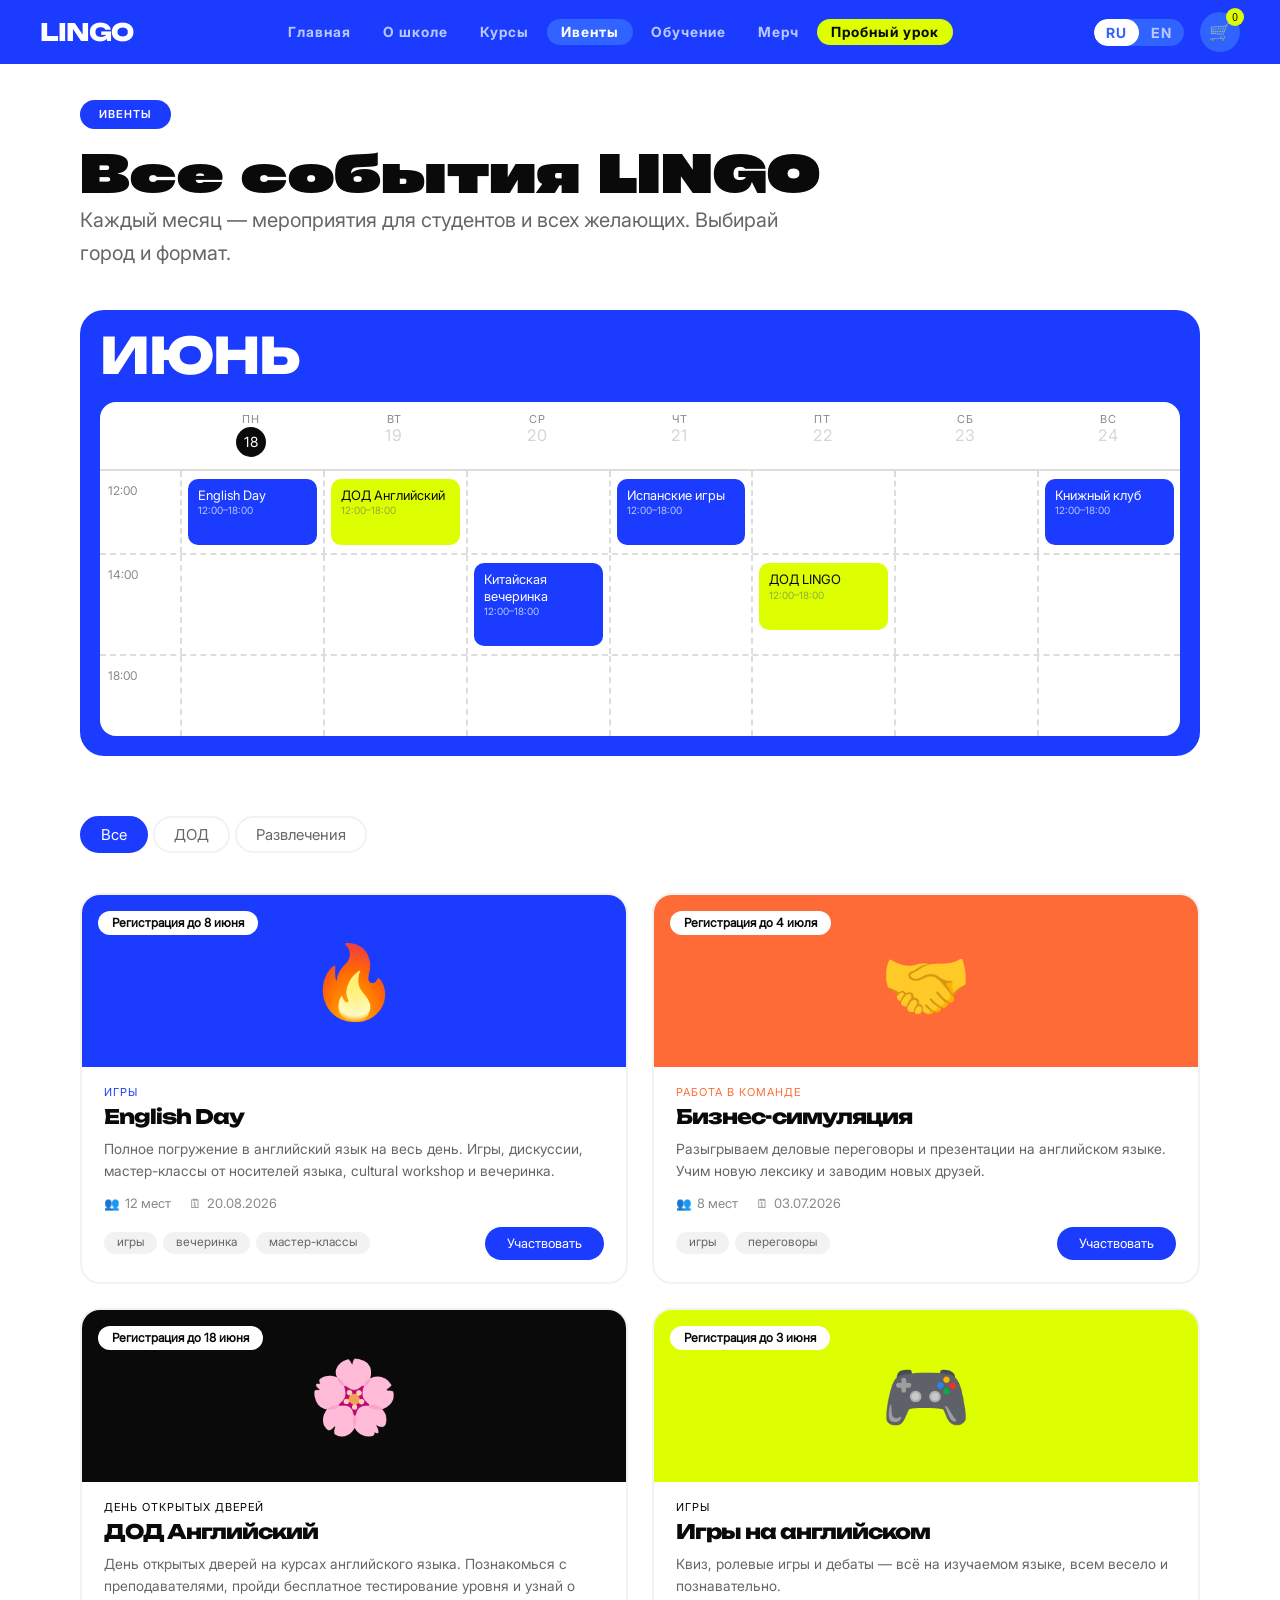
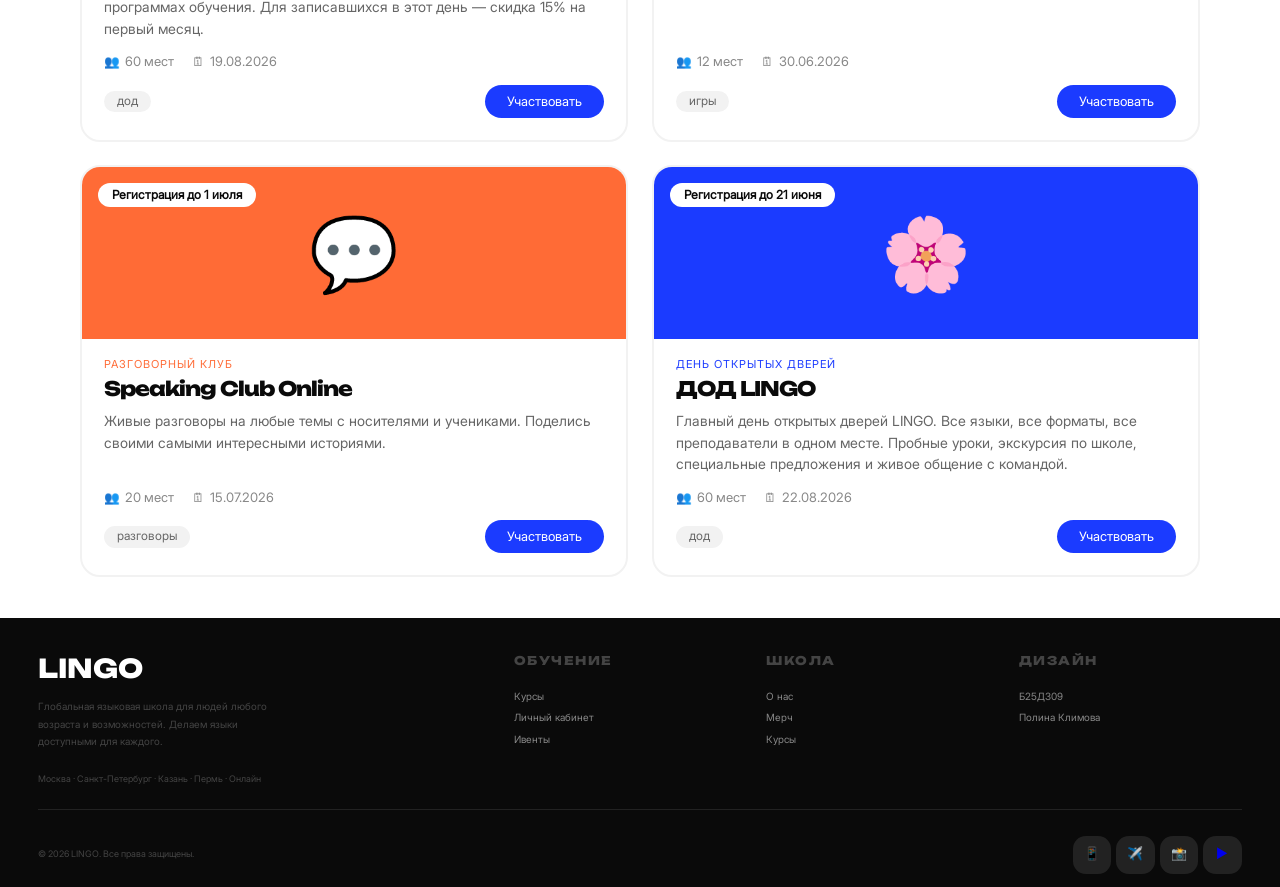
<file: events.html>
<!doctype html>
<html lang="ru">
  <head>
    <meta charset="UTF-8" />
    <meta name="viewport" content="width=device-width, initial-scale=1.0" />
    <title>Ивенты</title>
    <link rel="stylesheet" href="stylesheets/style.css" />
    <link rel="icon" href="images/icon.ico" type="images/x-icon" />
    <link rel="icon" href="images/icon.png" type="images/png" />
    <meta property="og:type" content="web-site" />
    <meta property="og:title" content="LINGO" />
    <meta
      property="og:description"
      content="Креативный многостраничный вебсайт для бренда LINGO"
    />
    <meta property="og:url" content="https://lavolpeeee.github.io/LINGO/" />
  </head>
  <body data-page="events">
    <header>
      <a href="index.html" class="logo">LINGO</a>
      <nav class="mainMenu">
        <a href="index.html" data-lang="nav.home">Главная</a>
        <a href="about.html" data-lang="nav.about">О школе </a>
        <a href="courses.html" data-lang="nav.courses">Курсы</a>
        <a href="events.html" class="active" data-lang="nav.events">Ивенты</a>
        <a href="study.html" data-lang="nav.study">Обучение</a>
        <a href="merch.html" data-lang="nav.merch">Мерч</a>
        <a href="courses.html" class="always-active" data-lang="nav.trial"
          >Пробный урок</a
        >
      </nav>
      <div class="header-right">
        <div class="lang-toggle">
          <button class="lang-btn active" data-lang-btn="ru">RU</button>
          <button class="lang-btn" data-lang-btn="en">EN</button>
        </div>

        <button class="cart-btn">
          🛒
          <span class="cart-count" id="cartCount">0</span>
        </button>

        <button class="hamburger">☰</button>
      </div>
    </header>

    <main class="events-first">
      <div class="events-first-label" data-lang="events.label">ИВЕНТЫ</div>
      <h1 class="events-first-title" data-lang="events.title">
        Все события LINGO
      </h1>
      <p class="events-first-sub" data-lang="events.subtitle">
        Каждый месяц — мероприятия для студентов и всех желающих. Выбирай город
        и формат.
      </p>

      <div class="calendar-box">
        <div class="calendar-month-row">
          <div class="calendar-month" data-lang="events.month">Июнь</div>
        </div>
        <div class="calendar-inner">
          <div class="calendar-head">
            <div class="calendar-time-header"></div>
            <div class="calendar-head-cell today">
              <span data-lang="events.mon">ПН</span>
              <span class="date-num"><span>18</span></span>
            </div>
            <div class="calendar-head-cell">
              <span data-lang="events.tue">ВТ</span>
              <span class="date-num">19</span>
            </div>
            <div class="calendar-head-cell">
              <span data-lang="events.wed">СР</span>
              <span class="date-num">20</span>
            </div>
            <div class="calendar-head-cell">
              <span data-lang="events.thu">ЧТ</span>
              <span class="date-num">21</span>
            </div>
            <div class="calendar-head-cell">
              <span data-lang="events.fri">ПТ</span>
              <span class="date-num">22</span>
            </div>
            <div class="calendar-head-cell">
              <span data-lang="events.sat">СБ</span>
              <span class="date-num">23</span>
            </div>
            <div class="calendar-head-cell">
              <span data-lang="events.sun">ВС</span>
              <span class="date-num">24</span>
            </div>
          </div>

          <div class="calendar-body">
            <div class="calendar-row">
              <div class="calendar-row-label" data-lang="events.times.t1200">
                12:00
              </div>
              <div class="calendar-cell">
                <div
                  class="event-card blue-card"
                  data-id="1"
                  role="button"
                  tabindex="0"
                  aria-label="English Day"
                >
                  <div class="event-name" data-lang="events.english_day">
                    English Day
                  </div>
                  <div class="mobile-sticker">🔥</div>
                  <div class="event-time">12:00–18:00</div>
                </div>
              </div>
              <div class="calendar-cell">
                <div
                  class="event-card green"
                  data-id="2"
                  role="button"
                  tabindex="0"
                >
                  <div class="event-name" data-lang="events.dod_english">
                    ДОД Английский
                  </div>
                  <div class="mobile-sticker">🌸</div>
                  <div class="event-time">12:00–18:00</div>
                </div>
              </div>
              <div class="calendar-cell"></div>
              <div class="calendar-cell">
                <div
                  class="event-card blue-card"
                  data-id="4"
                  role="button"
                  tabindex="0"
                >
                  <div class="event-name" data-lang="events.spanish_games">
                    Испанские игры
                  </div>
                  <div class="mobile-sticker">🇪🇸</div>
                  <div class="event-time">12:00–18:00</div>
                </div>
              </div>
              <div class="calendar-cell"></div>
              <div class="calendar-cell"></div>
              <div class="calendar-cell">
                <div
                  class="event-card blue-card"
                  data-id="6"
                  role="button"
                  tabindex="0"
                >
                  <div class="event-name" data-lang="events.book_club">
                    Книжный клуб
                  </div>
                  <div class="mobile-sticker">📚</div>
                  <div class="event-time">12:00–18:00</div>
                </div>
              </div>
            </div>

            <div class="calendar-row">
              <div class="calendar-row-label" data-lang="events.times.t1400">
                14:00
              </div>
              <div class="calendar-cell"></div>
              <div class="calendar-cell"></div>
              <div class="calendar-cell">
                <div
                  class="event-card blue-card"
                  data-id="3"
                  role="button"
                  tabindex="0"
                >
                  <div class="event-name" data-lang="events.chinese_party">
                    Китайская вечеринка
                  </div>
                  <div class="mobile-sticker">🇨🇳</div>
                  <div class="event-time">12:00–18:00</div>
                </div>
              </div>
              <div class="calendar-cell"></div>
              <div class="calendar-cell">
                <div
                  class="event-card green"
                  data-id="5"
                  role="button"
                  tabindex="0"
                >
                  <div class="event-name" data-lang="events.dod_lingo">
                    ДОД LINGO
                  </div>
                  <div class="mobile-sticker">🌸</div>
                  <div class="event-time">12:00–18:00</div>
                </div>
              </div>
              <div class="calendar-cell"></div>
              <div class="calendar-cell"></div>
            </div>

            <div class="calendar-row">
              <div class="calendar-row-label" data-lang="events.times.t1800">
                18:00
              </div>
              <div class="calendar-cell"></div>
              <div class="calendar-cell"></div>
              <div class="calendar-cell"></div>
              <div class="calendar-cell"></div>
              <div class="calendar-cell"></div>
              <div class="calendar-cell"></div>
              <div class="calendar-cell"></div>
            </div>
          </div>
        </div>
      </div>
    </main>

    <div
      class="overlay"
      id="overlay"
      role="dialog"
      aria-modal="true"
      aria-labelledby="windowTitle"
    >
      <div class="window" id="window">
        <button
          class="window-close"
          id="windowClose"
          aria-label="Закрыть"
        ></button>
        <div class="window-badge" id="windowBadge">ИВЕНТ</div>
        <div class="window-title" id="windowTitle"></div>
        <div class="window-meta">
          <div class="window-row">
            <i class="fa-regular fa-calendar"></i>
            <span id="windowDate"></span>
          </div>
          <div class="window-row">
            <i class="fa-regular fa-clock"></i>
            <span id="windowTime"></span>
          </div>
          <div class="window-row">
            <i class="fa-solid fa-location-dot"></i>
            <span id="windowLoc"></span>
          </div>
          <div class="window-row">
            <i class="fa-solid fa-users"></i>
            <span id="windowLevel"></span>
          </div>
        </div>
        <p class="window-desc" id="windowDesc"></p>
        <div class="window-footer">
          <a
            class="btn-blue-join"
            href="404.html"
            id="windowBtnJoin"
            data-lang="modal.btn_join"
            >Записаться</a
          >
          <button
            class="btn-white-close"
            id="windowCloseBtn"
            data-lang="modal.btn_close"
          >
            Закрыть
          </button>
        </div>
      </div>
    </div>

    <div class="filters-events" id="filters">
      <button
        class="filter-btn active"
        data-filter="all"
        data-lang="event-filter.all"
      >
        Все
      </button>
      <button class="filter-btn" data-filter="dod" data-lang="event-filter.dod">
        ДОД
      </button>
      <button
        class="filter-btn"
        data-filter="entertainment"
        data-lang="event-filter.entertainment"
      >
        Развлечения
      </button>
    </div>

    <section class="merch-second">
      <div class="card-event" data-category="entertainment">
        <div class="card-event-backgrond backgrond-blue">
          <span class="deadline-label" data-lang="cards.english_day.deadline"
            >Регистрация до 8 июня</span
          >
          <span class="card-event-emoji" aria-hidden="true">🔥</span>
        </div>
        <div class="card-event-body">
          <div
            class="card-event-category tag-blue"
            data-lang="cards.english_day.category"
          >
            Игры
          </div>
          <div class="card-event-title" data-lang="cards.english_day.title">
            English Day
          </div>
          <div class="card-event-desc" data-lang="cards.english_day.desc">
            Полное погружение в английский язык на весь день. Игры, дискуссии,
            мастер-классы от носителей языка, cultural workshop и вечеринка.
          </div>
          <div class="card-event-meta">
            <span
              ><span>👥</span>
              <span data-lang="cards.english_day.spots">12 мест</span></span
            >
            <span
              ><span>🗓</span>
              <span data-lang="cards.english_day.date">20.08.2026</span></span
            >
          </div>
          <div class="card-event-footer">
            <div class="tags" data-lang="cards.english_day.tags">
              <span data-lang="cards.english_day.tag_games" class="tag"
                >игры</span
              >
              <span data-lang="cards.english_day.tag_party" class="tag"
                >вечеринка</span
              >
              <span data-lang="cards.english_day.tag_master-courses" class="tag"
                >мастер-классы</span
              >
            </div>
            <a
              href="404.html"
              class="btn-join"
              data-lang="cards.english_day.btn"
              >Участвовать</a
            >
          </div>
        </div>
      </div>

      <!-- Бизнес-симуляция -->
      <div class="card-event" data-category="entertainment">
        <div class="card-event-backgrond backgrond-orange">
          <span class="deadline-label" data-lang="cards.business_sim.deadline"
            >Регистрация до 4 июля</span
          >
          <span class="card-event-emoji" aria-hidden="true">🤝</span>
        </div>
        <div class="card-event-body">
          <div
            class="card-event-category tag-orange"
            data-lang="cards.business_sim.category"
          >
            Работа в команде
          </div>
          <div class="card-event-title" data-lang="cards.business_sim.title">
            Бизнес-симуляция
          </div>
          <div class="card-event-desc" data-lang="cards.business_sim.desc">
            Разыгрываем деловые переговоры и презентации на английском языке.
            Учим новую лексику и заводим новых друзей.
          </div>
          <div class="card-event-meta">
            <span
              ><span>👥</span>
              <span data-lang="cards.business_sim.spots">8 мест</span></span
            >
            <span
              ><span>🗓</span>
              <span data-lang="cards.business_sim.date">03.07.2026</span></span
            >
          </div>
          <div class="card-event-footer">
            <div class="tags" data-lang-tags="cards.business_sim.tags">
              <span data-lang="cards.english_day.tag_games" class="tag"
                >игры</span
              >
              <span data-lang="cards.english_day.debads" class="tag"
                >переговоры</span
              >
            </div>
            <a
              href="404.html"
              class="btn-join"
              data-lang="cards.business_sim.btn"
              >Участвовать</a
            >
          </div>
        </div>
      </div>

      <!-- ДОД -->
      <div class="card-event" data-category="dod">
        <div class="card-event-backgrond backgrond-black">
          <span class="deadline-label" data-lang="cards.dod_english.deadline"
            >Регистрация до 18 июня</span
          >
          <span class="card-event-emoji" aria-hidden="true">🌸</span>
        </div>
        <div class="card-event-body">
          <div
            class="card-event-category tag-black"
            data-lang="cards.dod_english.category"
          >
            День открытых дверей
          </div>
          <div class="card-event-title" data-lang="cards.dod_english.title">
            ДОД Английский
          </div>
          <div class="card-event-desc" data-lang="cards.dod_english.desc">
            День открытых дверей на курсах английского языка. Познакомься с
            преподавателями, пройди бесплатное тестирование уровня и узнай о
            программах обучения. Для записавшихся в этот день — скидка 15% на
            первый месяц.
          </div>
          <div class="card-event-meta">
            <span
              ><span>👥</span>
              <span data-lang="cards.dod_english.spots">60 мест</span></span
            >
            <span
              ><span>🗓</span>
              <span data-lang="cards.dod_english.date">19.08.2026</span></span
            >
          </div>
          <div class="card-event-footer">
            <div class="tags" data-lang="cards.english_day.tags">
              <span data-lang="cards.dod_english.tag_dod" class="tag">дод</span>
            </div>
            <a
              href="404.html"
              class="btn-join"
              data-lang="cards.dod_english.btn"
              >Участвовать</a
            >
          </div>
        </div>
      </div>

      <!-- Игры на английском -->
      <div class="card-event" data-category="entertainment">
        <div class="card-event-backgrond backgrond-yellow">
          <span class="deadline-label" data-lang="cards.games_english.deadline"
            >Регистрация до 3 июня</span
          >
          <span class="card-event-emoji" aria-hidden="true">🎮</span>
        </div>
        <div class="card-event-body">
          <div
            class="card-event-category tag-black"
            data-lang="cards.games_english.category"
          >
            Игры
          </div>
          <div class="card-event-title" data-lang="cards.games_english.title">
            Игры на английском
          </div>
          <div class="card-event-desc" data-lang="cards.games_english.desc">
            Квиз, ролевые игры и дебаты — всё на изучаемом языке, всем весело и
            познавательно.
          </div>
          <div class="card-event-meta">
            <span
              ><span>👥</span>
              <span data-lang="cards.games_english.spots">12 мест</span></span
            >
            <span
              ><span>🗓</span>
              <span data-lang="cards.games_english.date">30.06.2026</span></span
            >
          </div>
          <div class="card-event-footer">
            <div class="tags" data-lang-tags="cards.games_english.tags">
              <span data-lang="cards.games_english.tag_games" class="tag"
                >игры</span
              >
            </div>
            <a
              href="404.html"
              class="btn-join"
              data-lang="cards.games_english.btn"
              >Участвовать</a
            >
          </div>
        </div>
      </div>

      <!-- Speaking Club -->
      <div class="card-event" data-category="entertainment">
        <div class="card-event-backgrond backgrond-orange">
          <span class="deadline-label" data-lang="cards.speaking_club.deadline"
            >Регистрация до 1 июля</span
          >
          <span class="card-event-emoji" aria-hidden="true">💬</span>
        </div>
        <div class="card-event-body">
          <div
            class="card-event-category tag-orange"
            data-lang="cards.speaking_club.category"
          >
            Разговорный клуб
          </div>
          <div class="card-event-title" data-lang="cards.speaking_club.title">
            Speaking Club Online
          </div>
          <div class="card-event-desc" data-lang="cards.speaking_club.desc">
            Живые разговоры на любые темы с носителями и учениками. Поделись
            своими самыми интересными историями.
          </div>
          <div class="card-event-meta">
            <span
              ><span>👥</span>
              <span data-lang="cards.speaking_club.spots">20 мест</span></span
            >
            <span
              ><span>🗓</span>
              <span data-lang="cards.speaking_club.date">15.07.2026</span></span
            >
          </div>
          <div class="card-event-footer">
            <div class="tags" data-lang-tags="cards.speaking_club.tags">
              <span
                class="tag"
                data-lang="cards.speaking_club.tag_conversations"
                >разговоры</span
              >
            </div>
            <a
              href="404.html"
              class="btn-join"
              data-lang="cards.speaking_club.btn"
              >Участвовать</a
            >
          </div>
        </div>
      </div>

      <!-- ДОД -->
      <div class="card-event" data-category="dod">
        <div class="card-event-backgrond backgrond-blue">
          <span class="deadline-label" data-lang="cards.dod_lingo.deadline"
            >Регистрация до 21 июня</span
          >
          <span class="card-event-emoji" aria-hidden="true">🌸</span>
        </div>
        <div class="card-event-body">
          <div
            class="card-event-category tag-blue"
            data-lang="cards.dod_lingo.category"
          >
            День открытых дверей
          </div>
          <div class="card-event-title" data-lang="cards.dod_lingo.title">
            ДОД LINGO
          </div>
          <div class="card-event-desc" data-lang="cards.dod_lingo.desc">
            Главный день открытых дверей LINGO. Все языки, все форматы, все
            преподаватели в одном месте. Пробные уроки, экскурсия по школе,
            специальные предложения и живое общение с командой.
          </div>
          <div class="card-event-meta">
            <span
              ><span>👥</span>
              <span data-lang="cards.dod_lingo.spots">60 мест</span></span
            >
            <span
              ><span>🗓</span>
              <span data-lang="cards.dod_lingo.date">22.08.2026</span></span
            >
          </div>
          <div class="card-event-footer">
            <div class="tags" data-lang="cards.english_day.tags">
              <span data-lang="cards.dod.tag_dod" class="tag">дод</span>
            </div>
            <a
              href="404.html"
              class="btn-join"
              data-lang="cards.english_day.btn"
              >Участвовать</a
            >
          </div>
        </div>
      </div>
    </section>

    <footer>
      <div class="footer-inner">
        <div class="footer-top">
          <div>
            <div class="footer-logo">LINGO</div>
            <p class="footer-desc" data-lang="footer.desc">
              Глобальная языковая школа для людей любого возраста и
              возможностей. Делаем языки доступными для каждого.
            </p>
            <div class="footer-countries">
              <span class="footer-little-desc" data-lang="footer.cities"
                >Москва · Санкт-Петербург · Казань · Пермь · Онлайн</span
              >
            </div>
          </div>
          <div class="footer-col">
            <h4 data-lang="footer.col1-title">Обучение</h4>
            <ul class="footer-links">
              <li><a href="courses.html" data-lang="nav.courses">Курсы</a></li>
              <li>
                <a href="study.html" data-lang="footer.cabinet"
                  >Личный кабинет</a
                >
              </li>
              <li><a href="events.html" data-lang="nav.events">Ивенты</a></li>
            </ul>
          </div>
          <div class="footer-col">
            <h4 data-lang="footer.col2-title">Школа</h4>
            <ul class="footer-links">
              <li>
                <a href="about.html" data-lang="footer.about-us">О нас</a>
              </li>
              <li><a href="merch.html" data-lang="nav.merch">Мерч</a></li>
              <li><a href="courses.html" data-lang="nav.courses">Курсы</a></li>
            </ul>
          </div>
          <div class="footer-col">
            <h4 data-lang="footer.col3-title">Дизайн</h4>
            <ul class="footer-links">
              <li><a data-lang="footer.group" href="#">Б25ДЗ09</a></li>
              <li>
                <a
                  data-lang="footer.name"
                  href="https://www.behance.net/polinaklimova2"
                  >Полина Климова</a
                >
              </li>
            </ul>
          </div>
        </div>
        <div class="footer-bottom">
          <p class="footer-copy" data-lang="footer.copy">
            © 2026 LINGO. Все права защищены.
          </p>
          <div class="footer-social">
            <a href="#" class="social-btn">📱</a>
            <a href="#" class="social-btn">✈️</a>
            <a href="#" class="social-btn">📸</a>
            <a href="#" class="social-btn">▶️</a>
          </div>
        </div>
      </div>
    </footer>

    <script type="module" src="javascripts/localization.js"></script>
    <script src="javascripts/filter-for-events.js"></script>
    <script src="javascripts/load-sidemenu.js"></script>
    <script src="javascripts/header.js"></script>
    <script src="javascripts/cart.js"></script>
    <script src="javascripts/events-cards.js"></script>
    <script src="javascripts/load-cart.js"></script>
  </body>
</html>
</file>
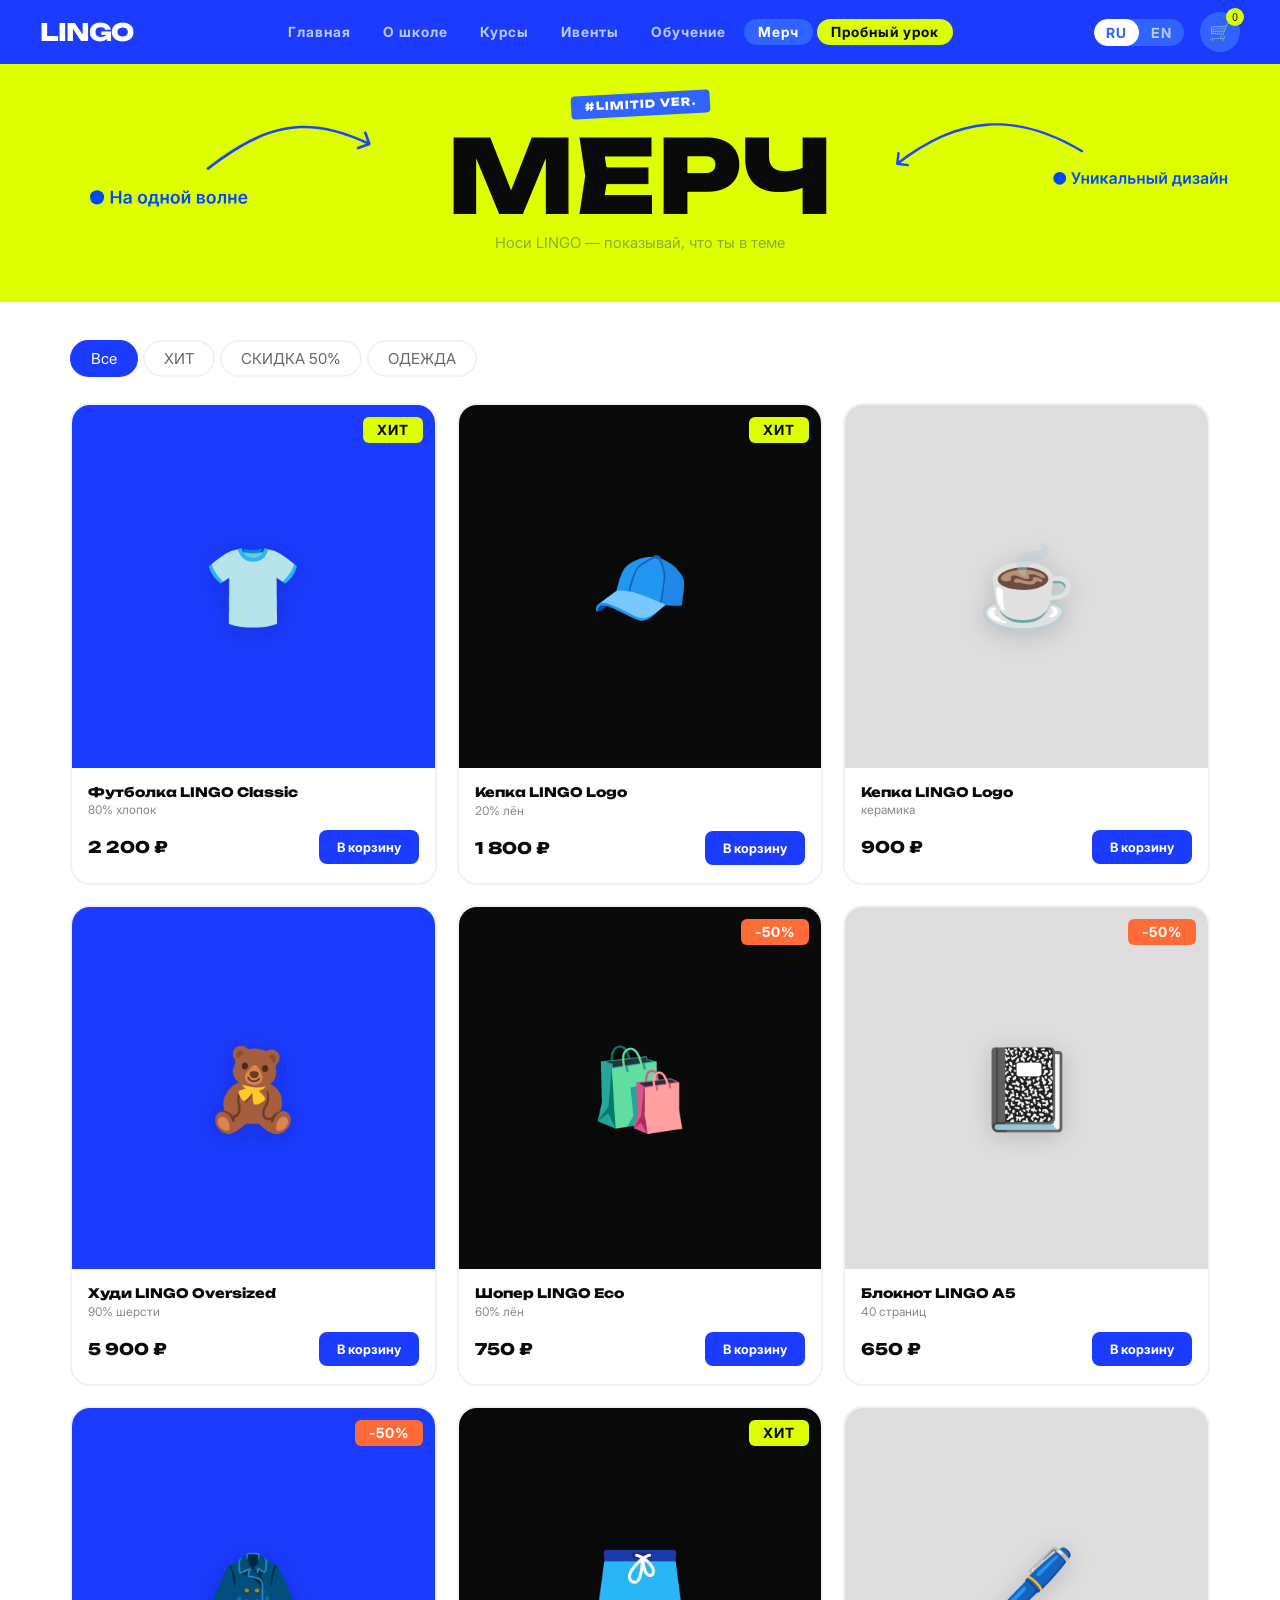
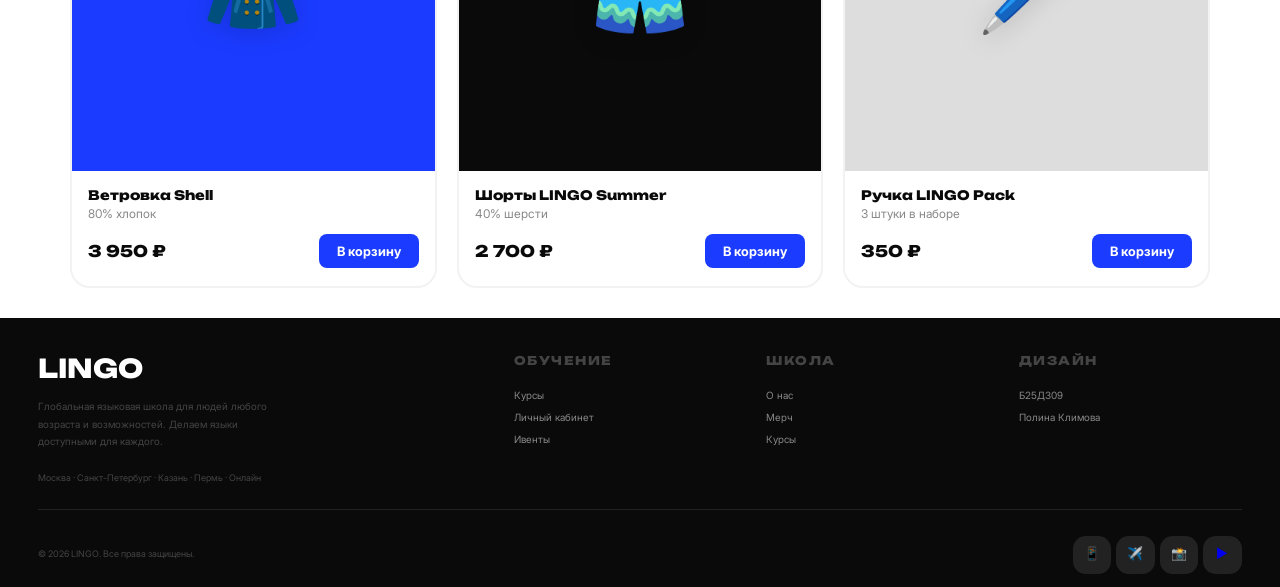
<file: merch.html>
<!doctype html>
<html lang="ru">
  <head>
    <meta charset="UTF-8" />
    <meta name="viewport" content="width=device-width, initial-scale=1.0" />
    <title>Мерч</title>
    <link rel="stylesheet" href="stylesheets/style.css" />
    <link rel="icon" href="images/icon.ico" type="images/x-icon" />
    <link rel="icon" href="images/icon.png" type="images/png" />
    <meta property="og:type" content="web-site" />
    <meta property="og:title" content="LINGO" />
    <meta
      property="og:description"
      content="Креативный многостраничный вебсайт для бренда LINGO"
    />
    <meta property="og:url" content="https://lavolpeeee.github.io/LINGO/" />
  </head>
  <body data-page="merch">
    <header>
      <a href="index.html" class="logo">LINGO</a>
      <nav class="mainMenu">
        <a href="index.html" data-lang="nav.home">Главная</a>
        <a href="about.html" data-lang="nav.about">О школе </a>
        <a href="courses.html" data-lang="nav.courses">Курсы</a>
        <a href="events.html" data-lang="nav.events">Ивенты</a>
        <a href="study.html" data-lang="nav.study">Обучение</a>
        <a href="merch.html" class="active" data-lang="nav.merch">Мерч</a>
        <a href="courses.html" class="always-active" data-lang="nav.trial"
          >Пробный урок</a
        >
      </nav>
      <div class="header-right">
        <div class="lang-toggle">
          <button class="lang-btn active" data-lang-btn="ru">RU</button>
          <button class="lang-btn" data-lang-btn="en">EN</button>
        </div>

        <button class="cart-btn">
          🛒
          <span class="cart-count" id="cartCount">0</span>
        </button>

        <button class="hamburger">☰</button>
      </div>
    </header>

    <section class="merch-header">
      <div class="merch-limitid-ver">#LIMITID VER.</div>
      <h1 class="merch-header-title" data-lang="merch-header.title">МЕРЧ</h1>
      <p class="merch-header-sub" data-lang="merch-header.sub">
        Носи LINGO — показывай, что ты в теме
      </p>
      <img
        class="stroke_one_wave"
        data-lang-img="stroke_one_wave.blue"
        src="images/stroke_one_wave_ru.svg"
        alt=""
      />
      <img
        class="stroke_unique"
        data-lang-img="stroke_unique.blue"
        src="images/stroke_unique_ru.svg"
        alt=""
      />
    </section>

    <section class="merch-first">
      <div class="filters" id="filters">
        <button
          class="filter-btn active"
          data-filter="all"
          data-lang="merch-filter.all"
        >
          Все
        </button>
        <button
          class="filter-btn"
          data-filter="hit"
          data-lang="merch-filter.hit"
        >
          ХИТ
        </button>
        <button
          class="filter-btn"
          data-filter="sale"
          data-lang="merch-filter.discount"
        >
          СКИДКА 50%
        </button>
        <button
          class="filter-btn"
          data-filter="clothes"
          data-lang="merch-filter.clothes"
        >
          ОДЕЖДА
        </button>
      </div>

      <div class="grid2" id="grid2">
        <div
          class="card-merch"
          data-tags="hit clothes"
          data-merch-name="merch-tshirt-classic"
        >
          <div class="card-merch-img card-merch-blue">
            <span class="emoji">👕</span>
            <span class="label label-hit" data-lang="merch-filter.hit"
              >ХИТ</span
            >
          </div>
          <div class="card-merch-body">
            <div
              class="card-merch-title"
              data-lang="merch-tshirt-classic.title"
            >
              Футболка LINGO Classic
            </div>
            <div
              class="card-merch-variants"
              data-lang="merch-tshirt-classic.variants"
            >
              80% хлопок
            </div>
            <div class="card-merch-footer">
              <span
                class="card-merch-price"
                data-lang="merch-tshirt-classic.price"
                >2 200 ₽</span
              >
              <button class="btn-cart-merch" data-lang="course-button-cart-add">
                В корзину
              </button>
            </div>
          </div>
        </div>

        <div class="card-merch" data-tags="hit" data-merch-name="merch-cap">
          <div class="card-merch-img card-merch-black">
            <span class="emoji">🧢</span>
            <span class="label label-hit" data-lang="merch-filter.hit"
              >ХИТ</span
            >
          </div>
          <div class="card-merch-body">
            <div data-lang="merch-cap.title" class="card-merch-title">
              Кепка LINGO Logo
            </div>
            <div data-lang="merch-cap.variants" class="card-merch-variants">
              20% лён
            </div>
            <div class="card-merch-footer">
              <span data-lang="merch-cap.price" class="card-merch-price"
                >1 800 ₽</span
              >
              <button class="btn-cart-merch" data-lang="course-button-cart-add">
                В корзину
              </button>
            </div>
          </div>
        </div>

        <div class="card-merch" data-tags="" data-merch-name="merch-cup">
          <div class="card-merch-img card-merch-grey">
            <span class="emoji">☕</span>
          </div>
          <div class="card-merch-body">
            <div data-lang="merch-cup.title" class="card-merch-title">
              Кружка «Speak Up»
            </div>
            <div data-lang="merch-cup.variants" class="card-merch-variants">
              керамика
            </div>
            <div class="card-merch-footer">
              <span data-lang="merch-cup.price" class="card-merch-price"
                >990 ₽</span
              >
              <button class="btn-cart-merch" data-lang="course-button-cart-add">
                В корзину
              </button>
            </div>
          </div>
        </div>

        <div
          class="card-merch"
          data-tags="clothes"
          data-merch-name="merch-hoody"
        >
          <div class="card-merch-img card-merch-blue">
            <span class="emoji">🧸</span>
          </div>
          <div class="card-merch-body">
            <div data-lang="merch-hoody.title" class="card-merch-title">
              Худи LINGO Oversized
            </div>
            <div data-lang="merch-hoody.variants" class="card-merch-variants">
              90% шерсти
            </div>
            <div class="card-merch-footer">
              <span data-lang="merch-hoody.price" class="card-merch-price"
                >5 900 ₽</span
              >
              <button class="btn-cart-merch" data-lang="course-button-cart-add">
                В корзину
              </button>
            </div>
          </div>
        </div>

        <div
          class="card-merch"
          data-tags="sale"
          data-merch-name="merch-shopper"
        >
          <div class="card-merch-img card-merch-black">
            <span class="emoji">🛍️</span>
            <span class="label label-sale">-50%</span>
          </div>
          <div class="card-merch-body">
            <div data-lang="merch-shopper.title" class="card-merch-title">
              Шопер LINGO Eco
            </div>
            <div data-lang="merch-shopper.variants" class="card-merch-variants">
              60% лён
            </div>
            <div class="card-merch-footer">
              <span data-lang="merch-shopper.price" class="card-merch-price"
                >750 ₽</span
              >
              <button class="btn-cart-merch" data-lang="course-button-cart-add">
                В корзину
              </button>
            </div>
          </div>
        </div>

        <div
          class="card-merch"
          data-tags="sale"
          data-merch-name="merch-notebook"
        >
          <div class="card-merch-img card-merch-grey">
            <span class="emoji">📓</span>
            <span class="label label-sale">-50%</span>
          </div>
          <div class="card-merch-body">
            <div data-lang="merch-notebook.title" class="card-merch-title">
              Блокнот LINGO A5
            </div>
            <div
              data-lang="merch-notebook.variants"
              class="card-merch-variants"
            >
              40 страниц
            </div>
            <div class="card-merch-footer">
              <span data-lang="merch-notebook.price" class="card-merch-price"
                >650 ₽</span
              >
              <button class="btn-cart-merch" data-lang="course-button-cart-add">
                В корзину
              </button>
            </div>
          </div>
        </div>

        <div
          class="card-merch"
          data-tags="clothes sale"
          data-merch-name="merch-jacket"
        >
          <div class="card-merch-img card-merch-blue">
            <span class="emoji">🧥</span>
            <span class="label label-sale">-50%</span>
          </div>
          <div class="card-merch-body">
            <div data-lang="merch-jacket.title" class="card-merch-title">
              Ветровка LINGO Shell
            </div>
            <div data-lang="merch-jacket.variants" class="card-merch-variants">
              80% хлопок
            </div>
            <div class="card-merch-footer">
              <span data-lang="merch-jacket.price" class="card-merch-price"
                >3 950 ₽</span
              >
              <button class="btn-cart-merch" data-lang="course-button-cart-add">
                В корзину
              </button>
            </div>
          </div>
        </div>

        <div
          class="card-merch"
          data-tags="hit clothes"
          data-merch-name="merch-shorts"
        >
          <div class="card-merch-img card-merch-black">
            <span class="emoji">🩳</span>
            <span class="label label-hit" data-lang="merch-filter.hit"
              >ХИТ</span
            >
          </div>
          <div class="card-merch-body">
            <div data-lang="merch-shorts.title" class="card-merch-title">
              Шорты LINGO Summer
            </div>
            <div data-lang="merch-shorts.variants" class="card-merch-variants">
              40% шерсти
            </div>
            <div class="card-merch-footer">
              <span data-lang="merch-shorts.price" class="card-merch-price"
                >2 700 ₽</span
              >
              <button class="btn-cart-merch" data-lang="course-button-cart-add">
                В корзину
              </button>
            </div>
          </div>
        </div>

        <div class="card-merch" data-tags="" data-merch-name="merch-pen">
          <div class="card-merch-img card-merch-grey">
            <span class="emoji">🖊️</span>
          </div>
          <div class="card-merch-body">
            <div data-lang="merch-pen.title" class="card-merch-title">
              Ручка LINGO Pack
            </div>
            <div data-lang="merch-pen.variants" class="card-merch-variants">
              3 штуки в наборе
            </div>
            <div class="card-merch-footer">
              <span data-lang="merch-pen.price" class="card-merch-price"
                >350 ₽</span
              >
              <button class="btn-cart-merch" data-lang="course-button-cart-add">
                В корзину
              </button>
            </div>
          </div>
        </div>
      </div>
    </section>

    <footer>
      <div class="footer-inner">
        <div class="footer-top">
          <div>
            <div class="footer-logo">LINGO</div>
            <p class="footer-desc" data-lang="footer.desc">
              Глобальная языковая школа для людей любого возраста и
              возможностей. Делаем языки доступными для каждого.
            </p>
            <div class="footer-countries">
              <span class="footer-little-desc" data-lang="footer.cities"
                >Москва · Санкт-Петербург · Казань · Пермь · Онлайн</span
              >
            </div>
          </div>
          <div class="footer-col">
            <h4 data-lang="footer.col1-title">Обучение</h4>
            <ul class="footer-links">
              <li><a href="courses.html" data-lang="nav.courses">Курсы</a></li>
              <li>
                <a href="study.html" data-lang="footer.cabinet"
                  >Личный кабинет</a
                >
              </li>
              <li><a href="events.html" data-lang="nav.events">Ивенты</a></li>
            </ul>
          </div>
          <div class="footer-col">
            <h4 data-lang="footer.col2-title">Школа</h4>
            <ul class="footer-links">
              <li>
                <a href="about.html" data-lang="footer.about-us">О нас</a>
              </li>
              <li><a href="merch.html" data-lang="nav.merch">Мерч</a></li>
              <li><a href="courses.html" data-lang="nav.courses">Курсы</a></li>
            </ul>
          </div>
          <div class="footer-col">
            <h4 data-lang="footer.col3-title">Дизайн</h4>
            <ul class="footer-links">
              <li><a data-lang="footer.group" href="#">Б25ДЗ09</a></li>
              <li>
                <a
                  data-lang="footer.name"
                  href="https://www.behance.net/polinaklimova2"
                  >Полина Климова</a
                >
              </li>
            </ul>
          </div>
        </div>
        <div class="footer-bottom">
          <p class="footer-copy" data-lang="footer.copy">
            © 2026 LINGO. Все права защищены.
          </p>
          <div class="footer-social">
            <a href="#" class="social-btn">📱</a>
            <a href="#" class="social-btn">✈️</a>
            <a href="#" class="social-btn">📸</a>
            <a href="#" class="social-btn">▶️</a>
          </div>
        </div>
      </div>
    </footer>

    <script src="javascripts/load-cart.js"></script>

    <script type="module" src="javascripts/localization.js"></script>
    <script src="javascripts/cart.js"></script>
    <script src="javascripts/cart-course.js"></script>
    <script src="javascripts/load-sidemenu.js"></script>
    <script src="javascripts/cart-merch.js"></script>
    <script src="javascripts/filter-for-merch.js"></script>
    <script src="javascripts/header.js"></script>
  </body>
</html>
</file>
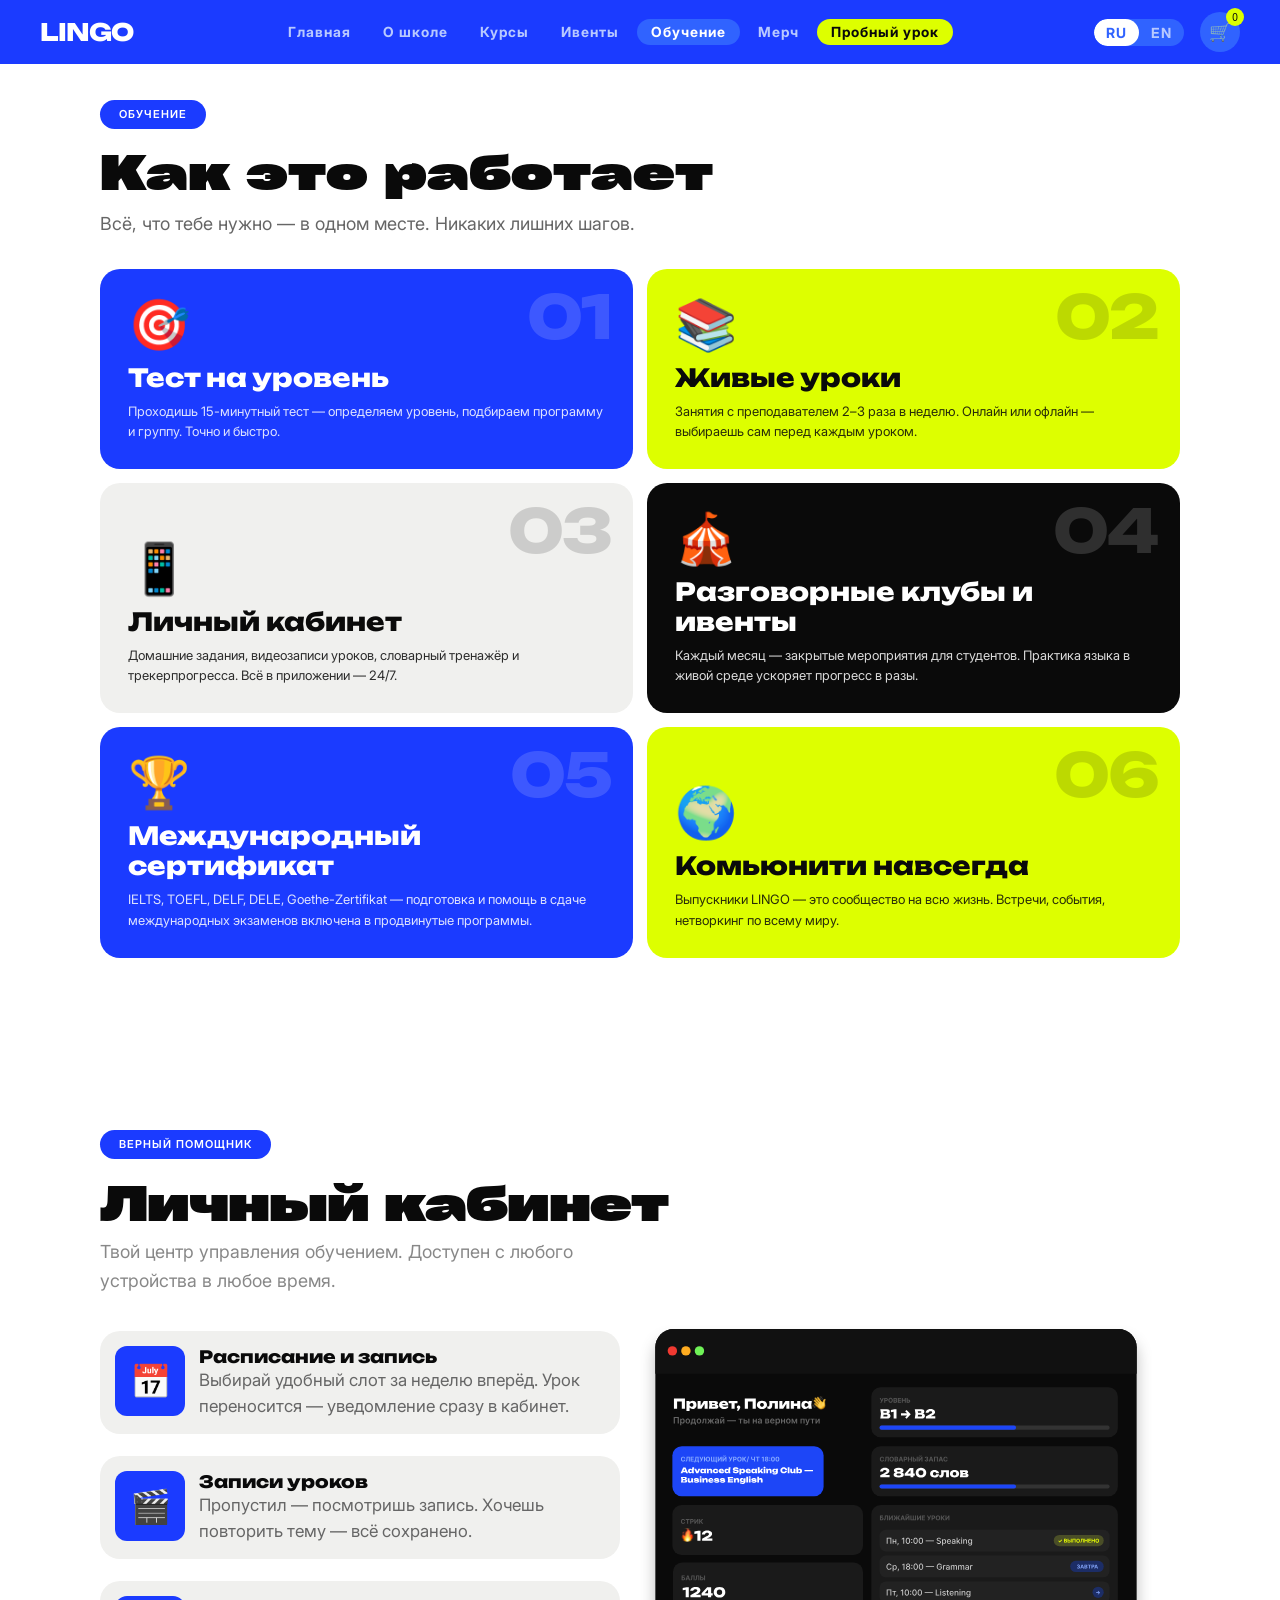
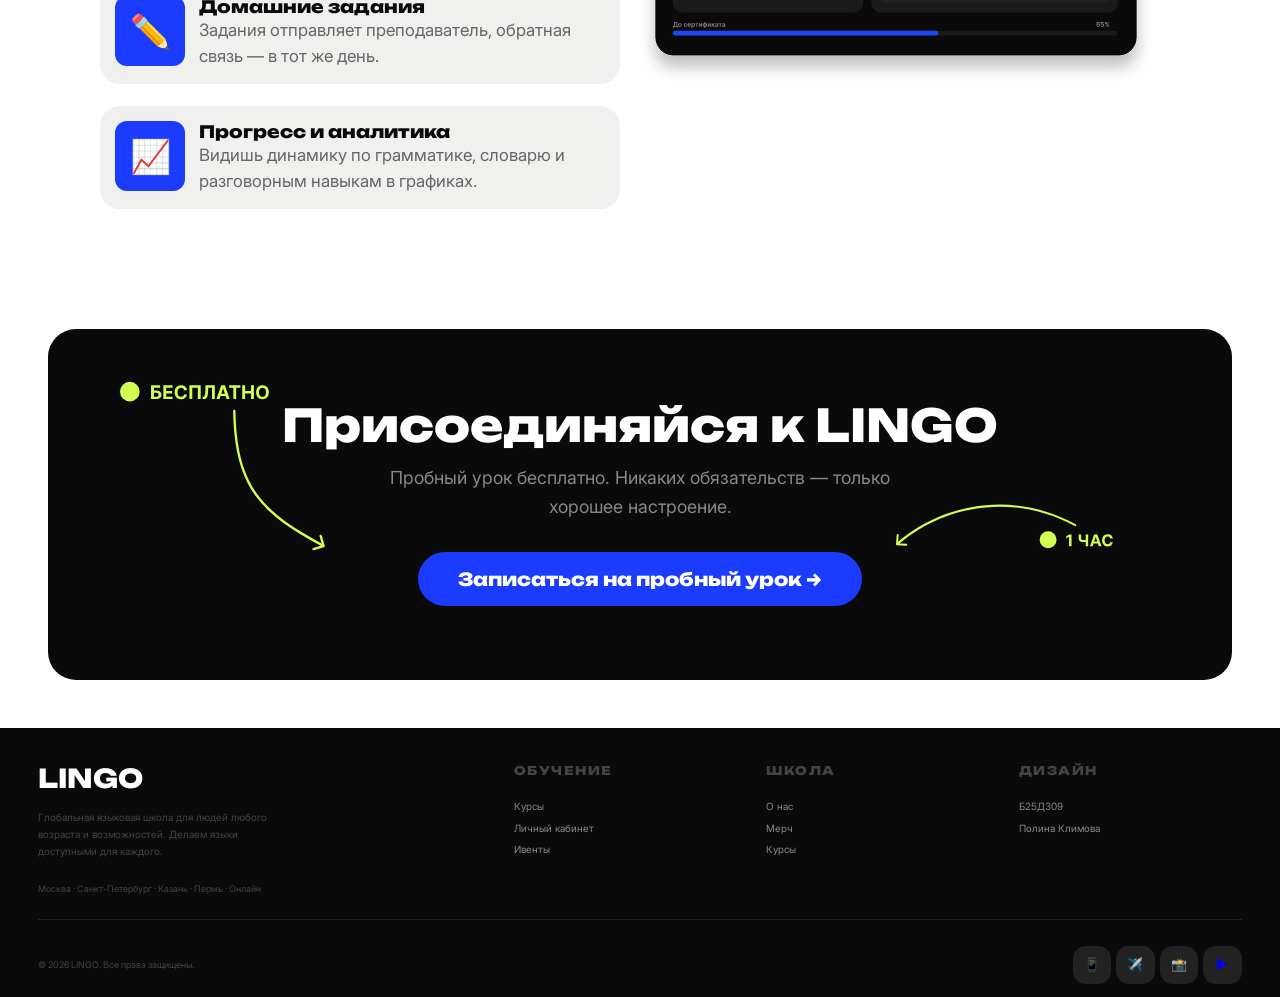
<file: study.html>
<!doctype html>
<html lang="ru">
  <head>
    <meta charset="UTF-8" />
    <meta name="viewport" content="width=device-width, initial-scale=1.0" />
    <title>Обучение</title>
    <link rel="stylesheet" href="stylesheets/style.css" />
    <link rel="icon" href="images/icon.ico" type="images/x-icon" />
    <link rel="icon" href="images/icon.png" type="images/png" />
    <meta property="og:type" content="web-site" />
    <meta property="og:title" content="LINGO" />
    <meta
      property="og:description"
      content="Креативный многостраничный вебсайт для бренда LINGO"
    />
    <meta property="og:url" content="https://lavolpeeee.github.io/LINGO/" />
  </head>

  <body data-page="study">
    <header>
      <a href="index.html" class="logo">LINGO</a>
      <nav class="mainMenu">
        <a href="index.html" data-lang="nav.home">Главная</a>
        <a href="about.html" data-lang="nav.about">О школе </a>
        <a href="courses.html" data-lang="nav.courses">Курсы</a>
        <a href="events.html" data-lang="nav.events">Ивенты</a>
        <a href="study.html" class="active" data-lang="nav.study">Обучение</a>
        <a href="merch.html" data-lang="nav.merch">Мерч</a>
        <a href="courses.html" class="always-active" data-lang="nav.trial"
          >Пробный урок</a
        >
      </nav>
      <div class="header-right">
        <div class="lang-toggle">
          <button class="lang-btn active" data-lang-btn="ru">RU</button>
          <button class="lang-btn" data-lang-btn="en">EN</button>
        </div>

        <button class="cart-btn">
          🛒
          <span class="cart-count" id="cartCount">0</span>
        </button>

        <button class="hamburger">☰</button>
      </div>
    </header>

    <section class="study-first">
      <div class="study-first-label" data-lang="study-first.label">
        Обучение
      </div>
      <h2 class="study-first-title" data-lang="study-first.title">
        Как это работает
      </h2>
      <p class="study-first-sub" data-lang="study-first.sub">
        Всё, что тебе нужно — в одном месте. Никаких лишних шагов.
      </p>

      <div class="study-first-grid">
        <div class="study-first-card study-card-blue">
          <span class="study-first-card-num">01</span>
          <div class="study-first-card-icon">🎯</div>
          <div
            class="study-first-card-title"
            data-lang="study-first-card.title"
          >
            Тест на уровень
          </div>
          <p class="study-first-card-text" data-lang="study-first-card.text">
            Проходишь 15-минутный тест — определяем уровень, подбираем программу
            и группу. Точно и быстро.
          </p>
        </div>

        <div class="study-first-card study-card-yellow">
          <span class="study-first-card-num">02</span>
          <div class="study-first-card-icon">📚</div>
          <div
            class="study-first-card-title"
            data-lang="study-second-card.title"
          >
            Живые уроки
          </div>
          <p class="study-first-card-text" data-lang="study-second-card.text">
            Занятия с преподавателем 2–3 раза в неделю. Онлайн или офлайн —
            выбираешь сам перед каждым уроком.
          </p>
        </div>

        <div class="study-first-card study-card-grey">
          <span class="study-first-card-num">03</span>
          <div class="study-first-card-icon">📱</div>
          <div
            class="study-first-card-title"
            data-lang="study-third-card.title"
          >
            Личный кабинет
          </div>
          <p class="study-first-card-text" data-lang="study-third-card.text">
            Домашние задания, видеозаписи уроков, словарный тренажёр и трекер
            прогресса. Всё в приложении — 24/7.
          </p>
        </div>

        <div class="study-first-card study-card-black">
          <span class="study-first-card-num">04</span>
          <div class="study-first-card-icon">🎪</div>
          <div
            class="study-first-card-title"
            data-lang="study-forth-card.title"
          >
            Разговорные клубы и ивенты
          </div>
          <p class="study-first-card-text" data-lang="study-forth-card.text">
            Каждый месяц — закрытые мероприятия для студентов. Практика языка в
            живой среде ускоряет прогресс в разы.
          </p>
        </div>

        <div class="study-first-card study-card-blue">
          <span class="study-first-card-num">05</span>
          <div class="study-first-card-icon">🏆</div>
          <div
            class="study-first-card-title"
            data-lang="study-fifth-card.title"
          >
            Международный сертификат
          </div>
          <p class="study-first-card-text" data-lang="study-fifth-card.text">
            IELTS, TOEFL, DELF, DELE, Goethe-Zertifikat — подготовка и помощь в
            сдаче международных экзаменов включена в продвинутые программы.
          </p>
        </div>

        <div class="study-first-card study-card-yellow">
          <span class="study-first-card-num">06</span>
          <div class="study-first-card-icon">🌍</div>
          <div
            class="study-first-card-title"
            data-lang="study-sixth-card.title"
          >
            Комьюнити навсегда
          </div>
          <p class="study-first-card-text" data-lang="study-sixth-card.twxt">
            Выпускники LINGO — это сообщество на всю жизнь. Встречи, события,
            нетворкинг по всему миру.
          </p>
        </div>
      </div>
    </section>

    <section class="study-second">
      <div class="study-second-section">
        <div class="study-second-inner">
          <div>
            <div class="study-second-label" data-lang="study-second.label">
              Верный помощник
            </div>
            <h2 class="study-second-title" data-lang="study-second.title">
              Личный кабинет
            </h2>
            <p class="study-second-sub" data-lang="study-second.sub">
              Твой центр управления обучением. Доступен с любого устройства в
              любое время.
            </p>

            <div class="study-second-list">
              <div class="study-second-item">
                <div class="study-second-icon">📅</div>
                <div>
                  <div
                    class="study-second-name"
                    data-lang="study-first-list.title"
                  >
                    Расписание и запись
                  </div>
                  <div
                    class="study-second-desc"
                    data-lang="study-first-list.desc"
                  >
                    Выбирай удобный слот за неделю вперёд. Урок переносится —
                    уведомление сразу в кабинет.
                  </div>
                </div>
              </div>
              <div class="study-second-item">
                <div class="study-second-icon">🎬</div>
                <div>
                  <div
                    class="study-second-name"
                    data-lang="study-second-list.title"
                  >
                    Записи уроков
                  </div>
                  <div
                    class="study-second-desc"
                    data-lang="study-second-list.desc"
                  >
                    Пропустил — посмотришь запись. Хочешь повторить тему — всё
                    сохранено.
                  </div>
                </div>
              </div>
              <div class="study-second-item">
                <div class="study-second-icon">✏️</div>
                <div>
                  <div
                    class="study-second-name"
                    data-lang="study-third-list.title"
                  >
                    Домашние задания
                  </div>
                  <div
                    class="study-second-desc"
                    data-lang="study-third-list.desc"
                  >
                    Задания отправляет преподаватель, обратная связь — в тот же
                    день.
                  </div>
                </div>
              </div>
              <div class="study-second-item">
                <div class="study-second-icon">📈</div>
                <div>
                  <div
                    class="study-second-name"
                    data-lang="study-forth-list.title"
                  >
                    Прогресс и аналитика
                  </div>
                  <div
                    class="study-second-desc"
                    data-lang="study-forth-list.desc"
                  >
                    Видишь динамику по грамматике, словарю и разговорным навыкам
                    в графиках.
                  </div>
                </div>
              </div>
            </div>
          </div>
        </div>
      </div>
      <img
        class="study_second_card"
        data-lang-img="study_second.card"
        src="images/study_second_card_ru.svg"
        alt=""
      />
    </section>

    <section class="study-third">
      <div class="study-third-box">
        <h2 class="study-third-title" data-lang="about.cta_title">
          Присоединяйся к LINGO
        </h2>
        <p class="study-third-sub" data-lang="about.cta_sub">
          Пробный урок бесплатно. Никаких обязательств — только хорошее
          настроение.
        </p>
        <a href="404.html" class="study-third-btn" data-lang="about.cta_btn"
          >Записаться на пробный урок →</a
        >
      </div>
      <img
        class="about-forth-stroke-free"
        data-lang-img="about-forth-stroke-free.yellow"
        src="images/stroke-free-2_ru.svg.svg"
        alt=""
      />
      <img
        class="about-forth-stroke-one-hour"
        data-lang-img="about-forth-stroke-one-hour.yellow"
        src="images/stroke-one-hour-2_ru.svg"
        alt=""
      />
    </section>

    <footer>
      <div class="footer-inner">
        <div class="footer-top">
          <div>
            <div class="footer-logo">LINGO</div>
            <p class="footer-desc" data-lang="footer.desc">
              Глобальная языковая школа для людей любого возраста и
              возможностей. Делаем языки доступными для каждого.
            </p>
            <div class="footer-countries">
              <span class="footer-little-desc" data-lang="footer.cities"
                >Москва · Санкт-Петербург · Казань · Пермь · Онлайн</span
              >
            </div>
          </div>
          <div class="footer-col">
            <h4 data-lang="footer.col1-title">Обучение</h4>
            <ul class="footer-links">
              <li><a href="courses.html" data-lang="nav.courses">Курсы</a></li>
              <li>
                <a href="study.html" data-lang="footer.cabinet"
                  >Личный кабинет</a
                >
              </li>
              <li><a href="events.html" data-lang="nav.events">Ивенты</a></li>
            </ul>
          </div>
          <div class="footer-col">
            <h4 data-lang="footer.col2-title">Школа</h4>
            <ul class="footer-links">
              <li>
                <a href="about.html" data-lang="footer.about-us">О нас</a>
              </li>
              <li><a href="merch.html" data-lang="nav.merch">Мерч</a></li>
              <li><a href="courses.html" data-lang="nav.courses">Курсы</a></li>
            </ul>
          </div>
          <div class="footer-col">
            <h4 data-lang="footer.col3-title">Дизайн</h4>
            <ul class="footer-links">
              <li><a data-lang="footer.group" href="#">Б25ДЗ09</a></li>
              <li>
                <a
                  data-lang="footer.name"
                  href="https://www.behance.net/polinaklimova2"
                  >Полина Климова</a
                >
              </li>
            </ul>
          </div>
        </div>
        <div class="footer-bottom">
          <p class="footer-copy" data-lang="footer.copy">
            © 2026 LINGO. Все права защищены.
          </p>
          <div class="footer-social">
            <a href="#" class="social-btn">📱</a>
            <a href="#" class="social-btn">✈️</a>
            <a href="#" class="social-btn">📸</a>
            <a href="#" class="social-btn">▶️</a>
          </div>
        </div>
      </div>
    </footer>

    <script src="javascripts/header.js"></script>
    <script type="module" src="javascripts/localization.js"></script>
    <script src="javascripts/load-sidemenu.js"></script>
    <script src="javascripts/load-cart.js"></script>
    <script src="javascripts/cart.js"></script>
  </body>
</html>
</file>
<file: stylesheets/style.css>
@import "reset.css";
@import "fonts.css";
@import "layout.css";
@import "animation.css";
@import "adaptive.css";
</file>
